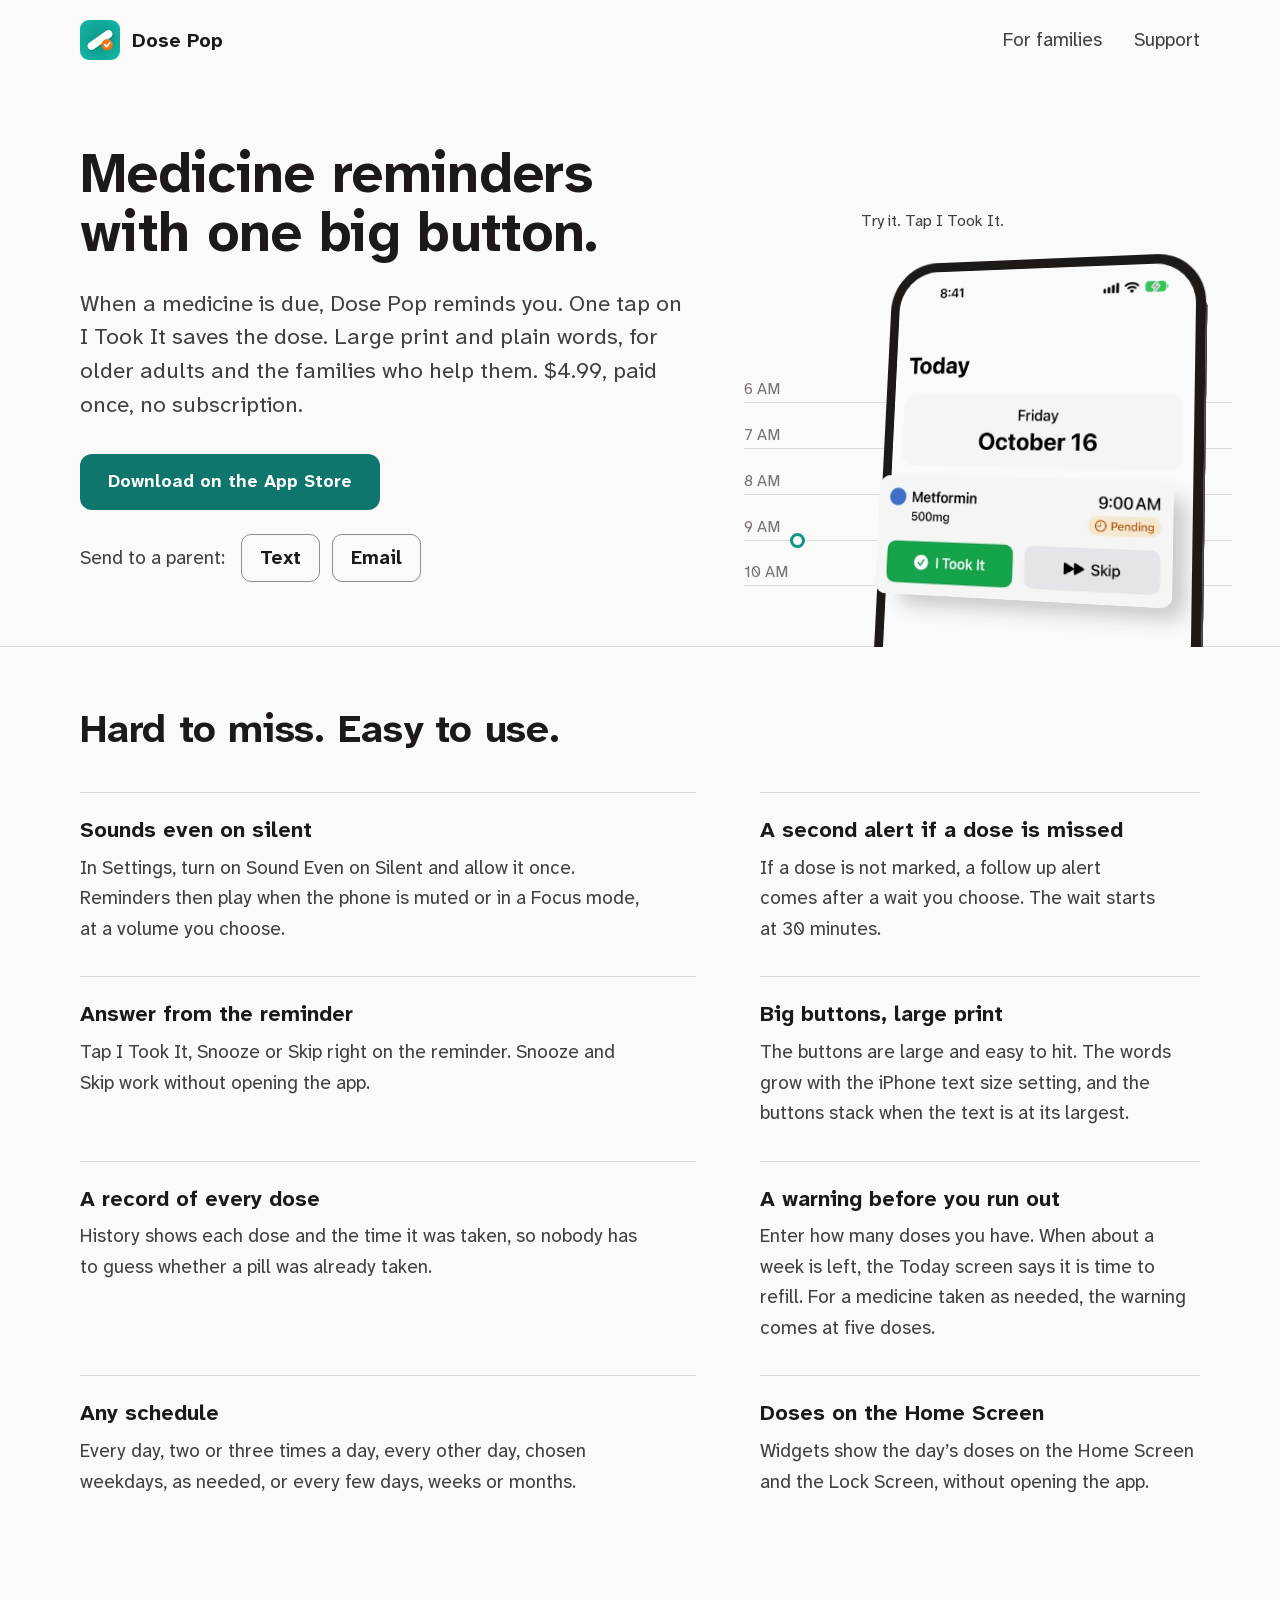
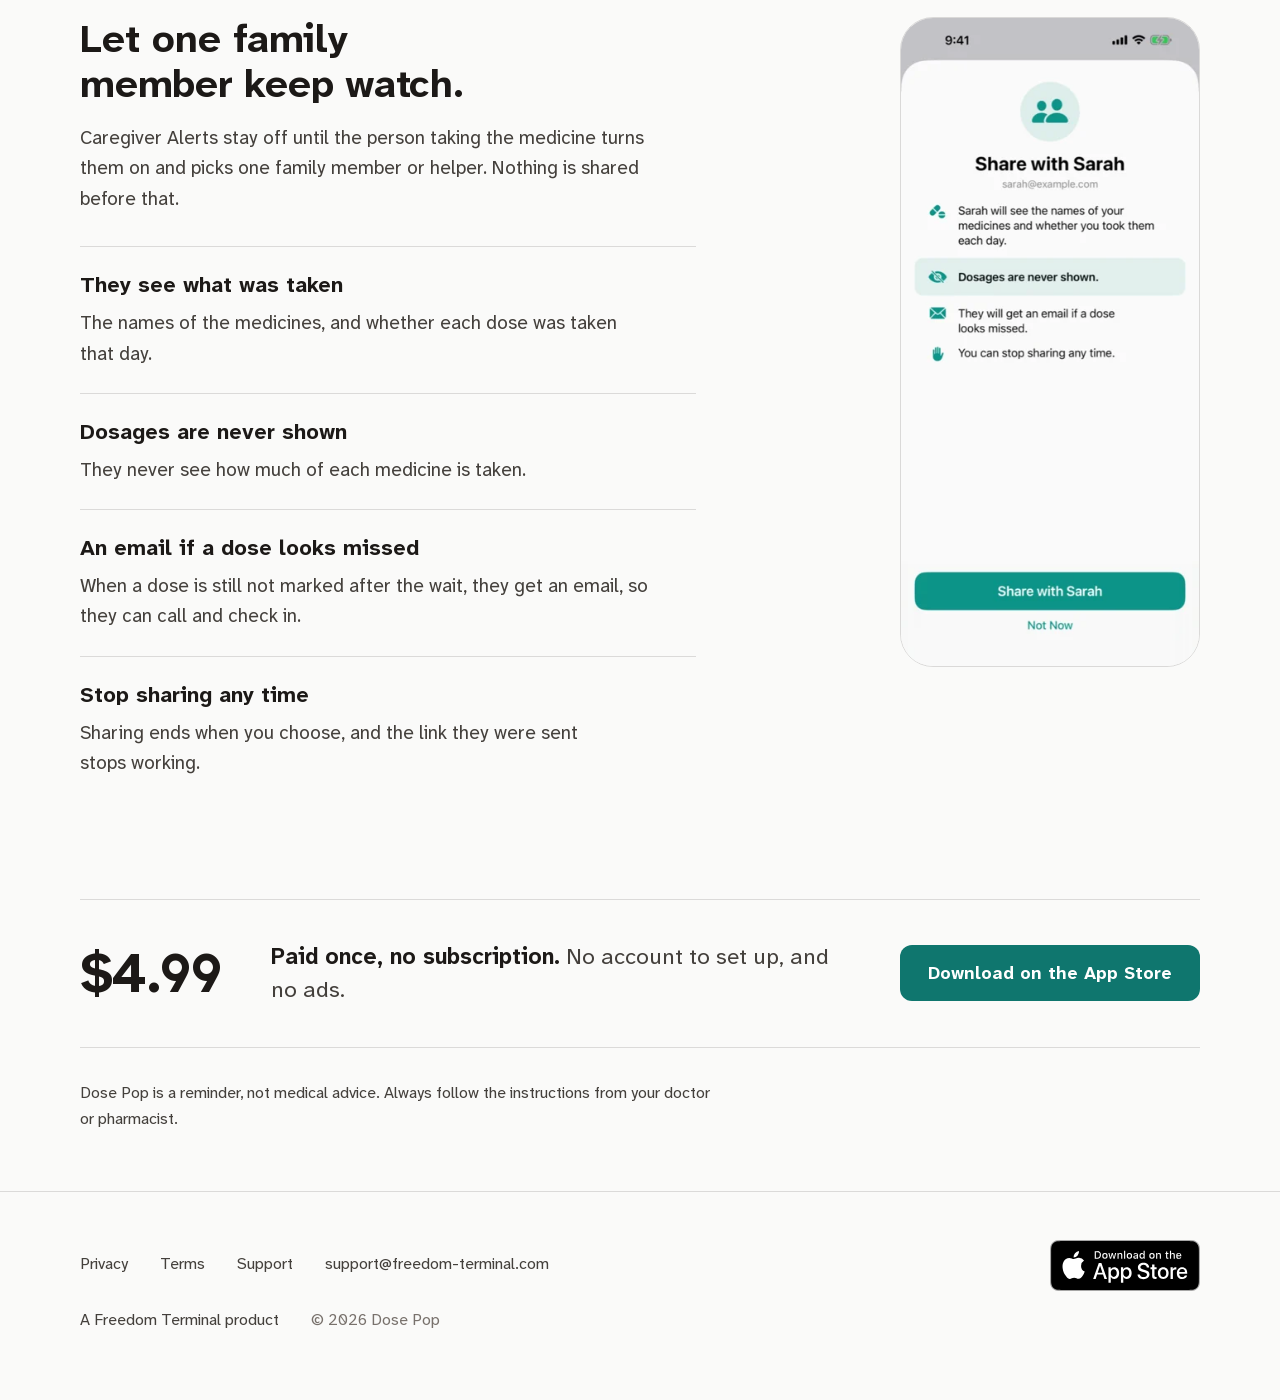
<file: index.html>
<!DOCTYPE html>
<html lang="en">
<head>
    <meta charset="utf-8">
    <meta name="viewport" content="width=device-width, initial-scale=1">
    <title>Dose Pop: a medicine reminder with one big button</title>
    <meta name="description" content="Dose Pop is a medicine reminder for iPhone and iPad with one big I Took It button, large print, reminders that can sound on silent, and opt in alerts for one family member. $4.99, paid once.">
    <link rel="canonical" href="https://dosepop.vishutdhar.com/">
    <meta name="theme-color" content="#FAFAF9" media="(prefers-color-scheme: light)">
    <meta name="theme-color" content="#1C1917" media="(prefers-color-scheme: dark)">
    <meta name="color-scheme" content="light dark">

    <meta property="og:type" content="website">
    <meta property="og:site_name" content="Dose Pop">
    <meta property="og:locale" content="en_US">
    <meta property="og:url" content="https://dosepop.vishutdhar.com/">
    <meta property="og:title" content="Dose Pop: a medicine reminder with one big button">
    <meta property="og:description" content="Large print, plain words, and one big I Took It button. Made for older adults and the families who help them.">
    <meta property="og:image" content="https://dosepop.vishutdhar.com/assets/og-light-20261016.png">
    <meta property="og:image:width" content="1200">
    <meta property="og:image:height" content="630">
    <meta property="og:image:alt" content="Dose Pop. Medicine reminders with one big button. The Today screen with a large green I Took It button.">
    <meta name="twitter:card" content="summary_large_image">
    <meta name="twitter:title" content="Dose Pop: a medicine reminder with one big button">
    <meta name="twitter:description" content="Large print, plain words, and one big I Took It button. Made for older adults and the families who help them.">
    <meta name="twitter:image" content="https://dosepop.vishutdhar.com/assets/og-light-20261016.png">
    <meta name="apple-itunes-app" content="app-id=6774796964">

    <link rel="icon" href="favicon-32.png" sizes="32x32" type="image/png">
    <link rel="apple-touch-icon" href="apple-touch-icon.png">
    <link rel="preload" href="fonts/atkinson-hyperlegible-next-latin.woff2" as="font" type="font/woff2" crossorigin>
    <link rel="stylesheet" href="styles.css">
    <script>if (matchMedia('(prefers-reduced-motion: no-preference)').matches) document.documentElement.classList.add('motion');</script>

    <script type="application/ld+json">
    {
        "@context": "https://schema.org",
        "@type": "SoftwareApplication",
        "name": "Dose Pop",
        "alternateName": "Dose Pop: Pill Reminder",
        "operatingSystem": "iOS 18 or later",
        "applicationCategory": "MedicalApplication",
        "description": "A medicine reminder for iPhone and iPad with one big I Took It button, large print, reminders that can sound on silent, and opt in alerts for one family member.",
        "url": "https://dosepop.vishutdhar.com/",
        "installUrl": "https://apps.apple.com/us/app/dose-pop-pill-reminder/id6774796964",
        "image": "https://dosepop.vishutdhar.com/assets/icon-192.png",
        "offers": {
            "@type": "Offer",
            "price": "4.99",
            "priceCurrency": "USD"
        }
    }
    </script>
</head>
<body>
    <a class="skip-link" href="#main">Skip to main content</a>

    <header class="site-header">
        <div class="wrap">
            <a class="brand" href="./">
                <img src="assets/icon-80.webp" alt="" width="40" height="40">
                <span>Dose Pop</span>
            </a>
            <nav class="site-nav" aria-label="Site">
                <a href="#family">For families</a>
                <a href="support">Support</a>
            </nav>
        </div>
    </header>

    <main id="main">
        <section class="hero" aria-labelledby="hero-title">
            <div class="wrap">
                <div class="hero-copy">
                    <h1 id="hero-title">Medicine reminders with one big button.</h1>
                    <p class="lede">When a medicine is due, Dose Pop reminds you. One tap on I&nbsp;Took&nbsp;It saves the dose. Large print and plain words, for older adults and the families who help them. $4.99, paid once, no subscription.</p>
                    <div class="hero-actions">
                        <a class="button" href="https://apps.apple.com/us/app/dose-pop-pill-reminder/id6774796964">Download on the App Store</a>
                    </div>
                    <div class="send">
                        <p>Send to a parent:</p>
                        <a class="button-quiet" href="sms:?&amp;body=Dose%20Pop%20is%20a%20medicine%20reminder%20with%20one%20big%20button%20and%20large%20print.%20https%3A%2F%2Fdosepop.vishutdhar.com%2F" aria-label="Send this page to a parent by text message">Text</a>
                        <a class="button-quiet" href="mailto:?subject=A%20medicine%20reminder%20with%20one%20big%20button&amp;body=Dose%20Pop%20is%20a%20medicine%20reminder%20for%20iPhone%20and%20iPad%20with%20large%20print%20and%20one%20big%20I%20Took%20It%20button.%20https%3A%2F%2Fdosepop.vishutdhar.com%2F" aria-label="Send this page to a parent by email">Email</a>
                    </div>
                </div>

                <figure class="hero-media" data-state="pending">
                    <figcaption class="shot-caption">The Today screen in Dose Pop.</figcaption>
                    <div class="stage">
                        <div class="rig">
                            <div class="strip-plane" aria-hidden="true">
                                <ol class="strip">
                                    <li style="--i: 0"><span>6 AM</span></li>
                                    <li style="--i: 1"><span>7 AM</span></li>
                                    <li style="--i: 2"><span>8 AM</span></li>
                                    <li style="--i: 3"><span>9 AM</span><i class="dose-mark"></i></li>
                                    <li style="--i: 4"><span>10 AM</span></li>
                                </ol>
                            </div>
                            <div class="phone-rise">
                                <div class="phone">
                                    <div class="bezel">
                                        <div class="screen">
                                            <picture>
                                                <source type="image/webp" srcset="assets/today-plate-20261016-480.webp 480w, assets/today-plate-20261016.webp 760w" sizes="(max-width: 860px) 60vw, 320px">
                                                <img src="assets/today-plate-20261016.png" width="760" height="1123" fetchpriority="high" alt="The Dose Pop Today screen for Friday, October 16.">
                                            </picture>
                                            <span class="lift-shadow"></span>
                                        </div>
                                    </div>
                                    <span class="edge"></span>
                                    <div class="card-plane">
                                        <div class="card">
                                            <picture class="state-pending">
                                                <source type="image/webp" srcset="assets/dose-card-pending-20261016-445.webp 445w, assets/dose-card-pending-20261016.webp 705w" sizes="(max-width: 860px) 56vw, 316px">
                                                <img src="assets/dose-card-pending-20261016.png" width="705" height="279" fetchpriority="high" alt="Metformin, 500mg, is due at 9:00 AM and marked Pending, with a large green I Took It button beside a Skip button.">
                                            </picture>
                                            <picture class="state-taken" aria-hidden="true">
                                                <source type="image/webp" srcset="assets/dose-card-taken-20261016-445.webp 445w, assets/dose-card-taken-20261016.webp 705w" sizes="(max-width: 860px) 56vw, 316px">
                                                <img src="assets/dose-card-taken-20261016.png" width="705" height="279" alt="The same dose after one tap. Metformin is marked Taken, and one Undo button replaces the two buttons.">
                                            </picture>
                                            <button class="tap-target" type="button" hidden aria-label="Try I Took It on the picture"></button>
                                            <span class="ring" aria-hidden="true"></span>
                                        </div>
                                    </div>
                                </div>
                            </div>
                        </div>
                    </div>
                </figure>
            </div>
            <hr class="hero-rule">
        </section>

        <section class="section section-grid" aria-labelledby="features-title">
            <div class="wrap">
                <h2 id="features-title">Hard to miss. Easy to use.</h2>
                <ul class="grid-rows">
                    <li data-reveal>
                        <h3>Sounds even on silent</h3>
                        <p>In Settings, turn on Sound Even on Silent and allow it once. Reminders then play when the phone is muted or in a Focus mode, at a volume you choose.</p>
                    </li>
                    <li data-reveal>
                        <h3>A second alert if a dose is missed</h3>
                        <p>If a dose is not marked, a follow up alert comes after a wait you choose. The wait starts at 30&nbsp;minutes.</p>
                    </li>
                    <li data-reveal>
                        <h3>Answer from the reminder</h3>
                        <p>Tap I&nbsp;Took&nbsp;It, Snooze or Skip right on the reminder. Snooze and Skip work without opening the app.</p>
                    </li>
                    <li data-reveal>
                        <h3>Big buttons, large print</h3>
                        <p>The buttons are large and easy to hit. The words grow with the iPhone text size setting, and the buttons stack when the text is at its largest.</p>
                    </li>
                    <li data-reveal>
                        <h3>A record of every dose</h3>
                        <p>History shows each dose and the time it was taken, so nobody has to guess whether a pill was already taken.</p>
                    </li>
                    <li data-reveal>
                        <h3>A warning before you run out</h3>
                        <p>Enter how many doses you have. When about a week is left, the Today screen says it is time to refill. For a medicine taken as needed, the warning comes at five doses.</p>
                    </li>
                    <li data-reveal>
                        <h3>Any schedule</h3>
                        <p>Every day, two or three times a day, every other day, chosen weekdays, as needed, or every few days, weeks or months.</p>
                    </li>
                    <li data-reveal>
                        <h3>Doses on the Home Screen</h3>
                        <p>Widgets show the day&rsquo;s doses on the Home Screen and the Lock Screen, without opening the app.</p>
                    </li>
                </ul>
            </div>
        </section>

        <section class="section" id="family" aria-labelledby="family-title">
            <div class="wrap">
                <div class="section-copy">
                    <h2 id="family-title">Let one family member keep watch.</h2>
                    <p class="intro">Caregiver Alerts stay off until the person taking the medicine turns them on and picks one family member or helper. Nothing is shared before that.</p>
                    <ul class="rows">
                        <li>
                            <h3>They see what was taken</h3>
                            <p>The names of the medicines, and whether each dose was taken that day.</p>
                        </li>
                        <li>
                            <h3>Dosages are never shown</h3>
                            <p>They never see how much of each medicine is taken.</p>
                        </li>
                        <li>
                            <h3>An email if a dose looks missed</h3>
                            <p>When a dose is still not marked after the wait, they get an email, so they can call and check in.</p>
                        </li>
                        <li>
                            <h3>Stop sharing any time</h3>
                            <p>Sharing ends when you choose, and the link they were sent stops working.</p>
                        </li>
                    </ul>
                </div>
                <figure class="section-media" data-reveal>
                    <picture>
                        <source type="image/webp" srcset="assets/consent-20260711-360.webp 360w, assets/consent-20260711.webp 552w" sizes="(max-width: 860px) 60vw, 300px">
                        <img src="assets/consent.png" width="552" height="1200" loading="lazy" decoding="async" alt="The sharing screen Dose Pop shows before anything is shared. Sarah will see the names of your medicines and whether you took them each day. Dosages are never shown. They will get an email if a dose looks missed. You can stop sharing any time. Buttons: Share with Sarah, and Not Now.">
                    </picture>
                </figure>
            </div>
        </section>

        <section class="price" aria-labelledby="price-title">
            <div class="wrap">
                <h2 id="price-title" class="visually-hidden">Price</h2>
                <div class="price-row" data-reveal>
                    <p class="price-figure"><span>$4.99</span></p>
                    <p class="price-terms"><strong>Paid once, no subscription.</strong> No account to set up, and no ads.</p>
                    <a class="button" href="https://apps.apple.com/us/app/dose-pop-pill-reminder/id6774796964">Download on the App Store</a>
                </div>
                <p class="medical-note">Dose Pop is a reminder, not medical advice. Always follow the instructions from your doctor or pharmacist.</p>
            </div>
        </section>
    </main>

    <footer class="site-footer">
        <div class="wrap">
            <div>
                <ul class="footer-links">
                    <li><a href="privacy">Privacy</a></li>
                    <li><a href="terms">Terms</a></li>
                    <li><a href="support">Support</a></li>
                    <li><a href="mailto:support@freedom-terminal.com">support@freedom-terminal.com</a></li>
                </ul>
                <div class="footer-meta">
                    <a href="https://freedom-terminal.com/">A Freedom Terminal product</a>
                    <p>&copy; 2026 Dose Pop</p>
                </div>
            </div>
            <a class="footer-store" href="https://apps.apple.com/us/app/dose-pop-pill-reminder/id6774796964">
                <img src="assets/app-store-badge.svg" width="150" height="50" alt="Download on the App Store">
            </a>
        </div>
    </footer>

    <script>
    (function () {
        var root = document.documentElement;
        var motion = root.classList.contains('motion');

        /* The hero: press I Took It on the lifted card. */
        var media = document.querySelector('.hero-media');
        if (media) {
            var button = media.querySelector('.tap-target');
            var caption = media.querySelector('.shot-caption');
            var card = media.querySelector('.card');
            var ring = media.querySelector('.ring');
            var pending = media.querySelector('.state-pending');
            var taken = media.querySelector('.state-taken');
            var TRY = 'Try it. Tap I\u00a0Took\u00a0It.';

            caption.textContent = TRY;
            caption.setAttribute('aria-live', 'polite');
            button.hidden = false;

            button.addEventListener('click', function () {
                var isTaken = media.getAttribute('data-state') !== 'taken';
                /* The touch mark lands on the button that was pressed: the middle
                   of I Took It, or the middle of Undo (see .ring in styles.css). */
                ring.style.left = isTaken ? '' : '50%';
                media.setAttribute('data-state', isTaken ? 'taken' : 'pending');
                pending.setAttribute('aria-hidden', isTaken ? 'true' : 'false');
                taken.setAttribute('aria-hidden', isTaken ? 'false' : 'true');
                button.setAttribute('aria-label', isTaken ? 'Try Undo on the picture' : 'Try I Took It on the picture');
                caption.textContent = isTaken ? 'Taken. Tap Undo to try it again.' : TRY;
                if (motion) {
                    ring.classList.remove('is-on');
                    void ring.offsetWidth;
                    ring.classList.add('is-on');
                    /* The push runs as a script animation, so it layers over the
                       card's finished load animation and leaves nothing behind:
                       a CSS press class left on the card stopped the 48px hit area
                       reaching past the button, and taking it off replayed the
                       load animation. */
                    if (card.animate) {
                        card.animate([
                            { transform: 'none' },
                            { transform: 'translateZ(' + (-0.2 * card.offsetHeight).toFixed(1) + 'px)', offset: 0.4 },
                            { transform: 'none' }
                        ], { duration: 380, easing: 'cubic-bezier(0.3, 0.7, 0.3, 1)' });
                    }
                }
            });
            ring.addEventListener('animationend', function () { ring.classList.remove('is-on'); });
        }

        if (!motion) return;

        /* The pose. Scroll straightens the phone over a range measured once per
           resize; a fine pointer tilts the scene up to 6 degrees. One frame at a
           time, only while something is still moving. */
        if (media) {
            var range = 1, frame = 0, tx = 0, ty = 0, rx = 0, ry = 0, lastP = -1;
            var fine = matchMedia('(hover: hover) and (pointer: fine)');

            var measure = function () {
                var r = media.getBoundingClientRect();
                range = Math.max(160, r.bottom + window.scrollY - window.innerHeight * 0.35);
            };
            var tick = function () {
                frame = 0;
                var p = Math.min(1, Math.max(0, window.scrollY / range));
                rx += (tx - rx) * 0.14;
                ry += (ty - ry) * 0.14;
                if (Math.abs(tx - rx) < 0.02) rx = tx;
                if (Math.abs(ty - ry) < 0.02) ry = ty;
                if (p !== lastP) { media.style.setProperty('--p', p.toFixed(4)); lastP = p; }
                media.style.setProperty('--rx', rx.toFixed(2) + 'deg');
                media.style.setProperty('--ry', ry.toFixed(2) + 'deg');
                if (rx !== tx || ry !== ty) frame = requestAnimationFrame(tick);
            };
            var schedule = function () { if (!frame) frame = requestAnimationFrame(tick); };

            measure();
            schedule();
            window.addEventListener('scroll', schedule, { passive: true });
            window.addEventListener('resize', function () { measure(); schedule(); }, { passive: true });
            window.addEventListener('pointermove', function (e) {
                if (!fine.matches || e.pointerType !== 'mouse') return;
                ty = (e.clientX / window.innerWidth - 0.5) * 12;
                tx = (0.5 - e.clientY / window.innerHeight) * 8;
                schedule();
            }, { passive: true });
            document.addEventListener('pointerout', function (e) { if (!e.relatedTarget) { tx = 0; ty = 0; schedule(); } });
        }

        /* Section moments, each once, when the section reaches the reader.
           Anything already in view waits for the hero to settle first. */
        var items = document.querySelectorAll('[data-reveal]');
        if (!('IntersectionObserver' in window) || !items.length) return;
        root.classList.add('reveal');
        var io = new IntersectionObserver(function (entries) {
            entries.forEach(function (entry) {
                if (!entry.isIntersecting) return;
                io.unobserve(entry.target);
                setTimeout(function () { entry.target.classList.add('is-in'); }, Math.max(0, 1000 - performance.now()));
            });
        }, { rootMargin: '0px 0px -10% 0px' });
        items.forEach(function (el) { io.observe(el); });
    })();
    </script>
</body>
</html>
</file>
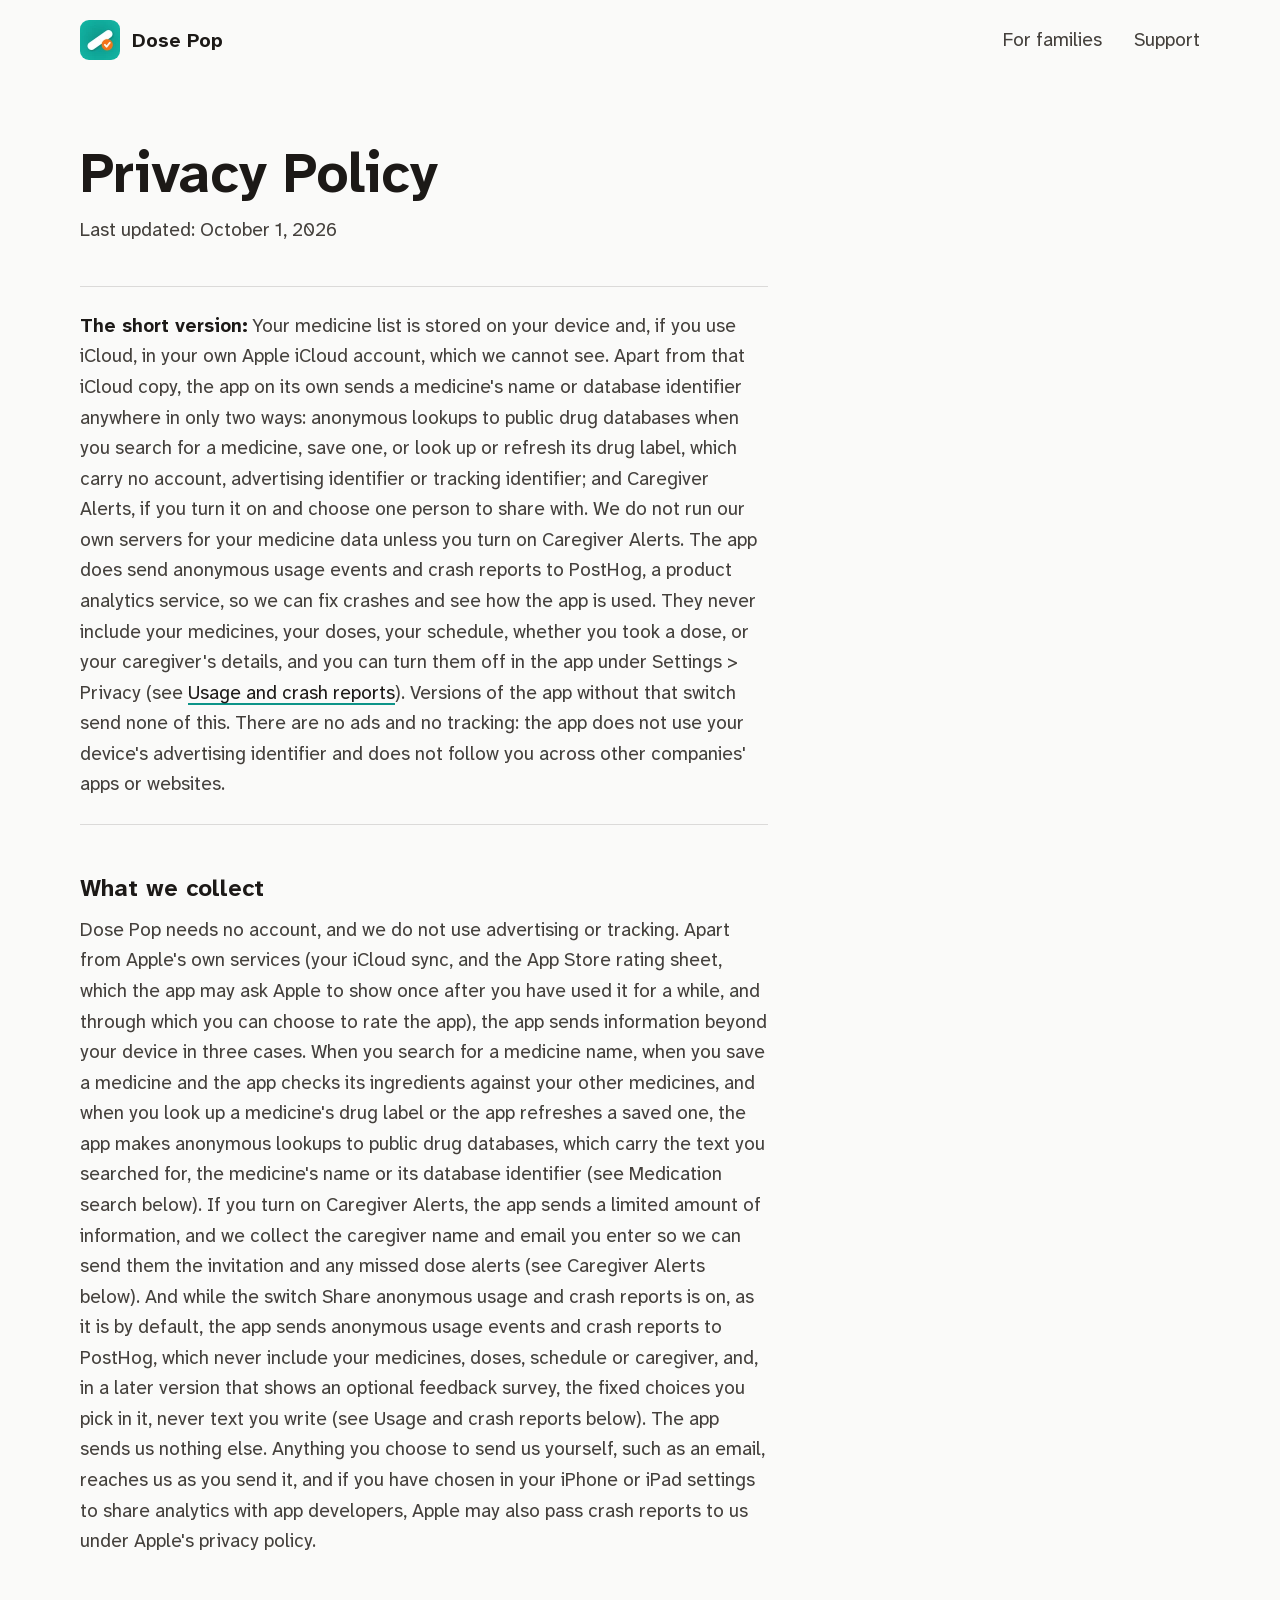
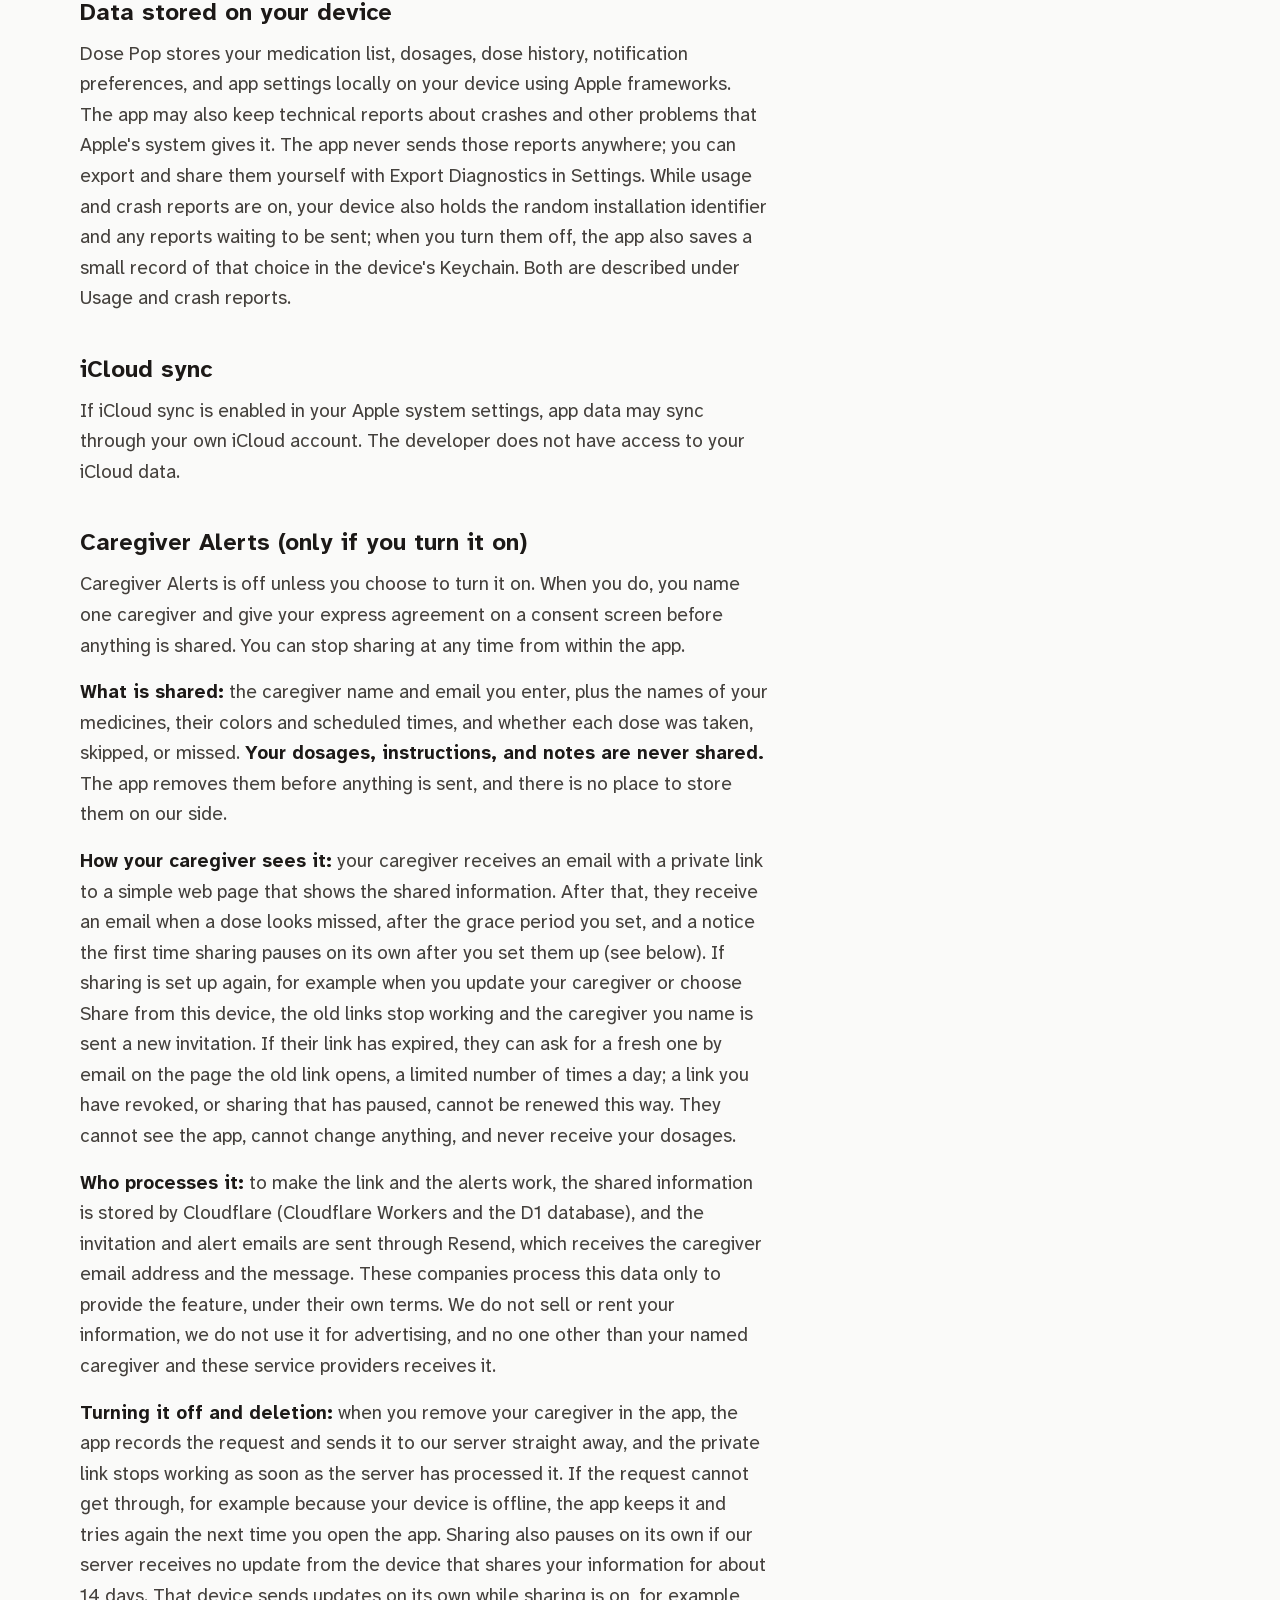
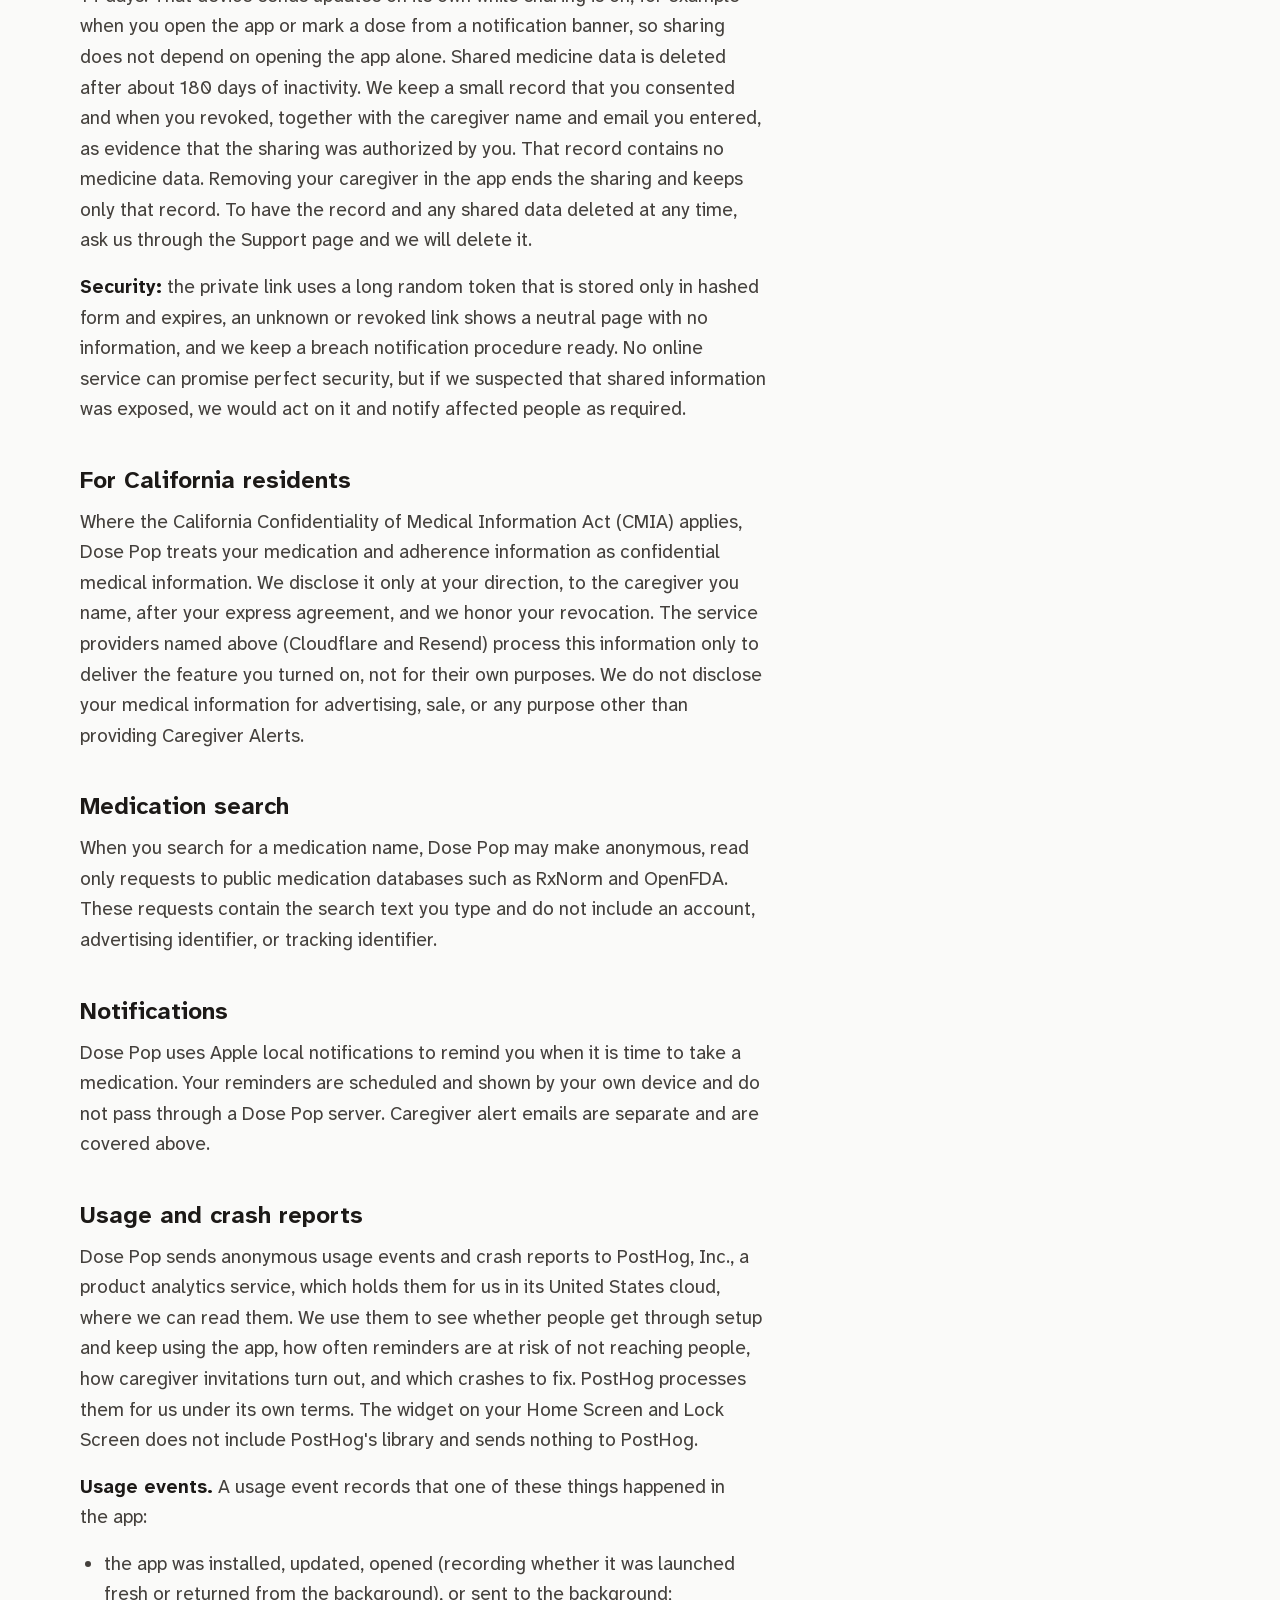
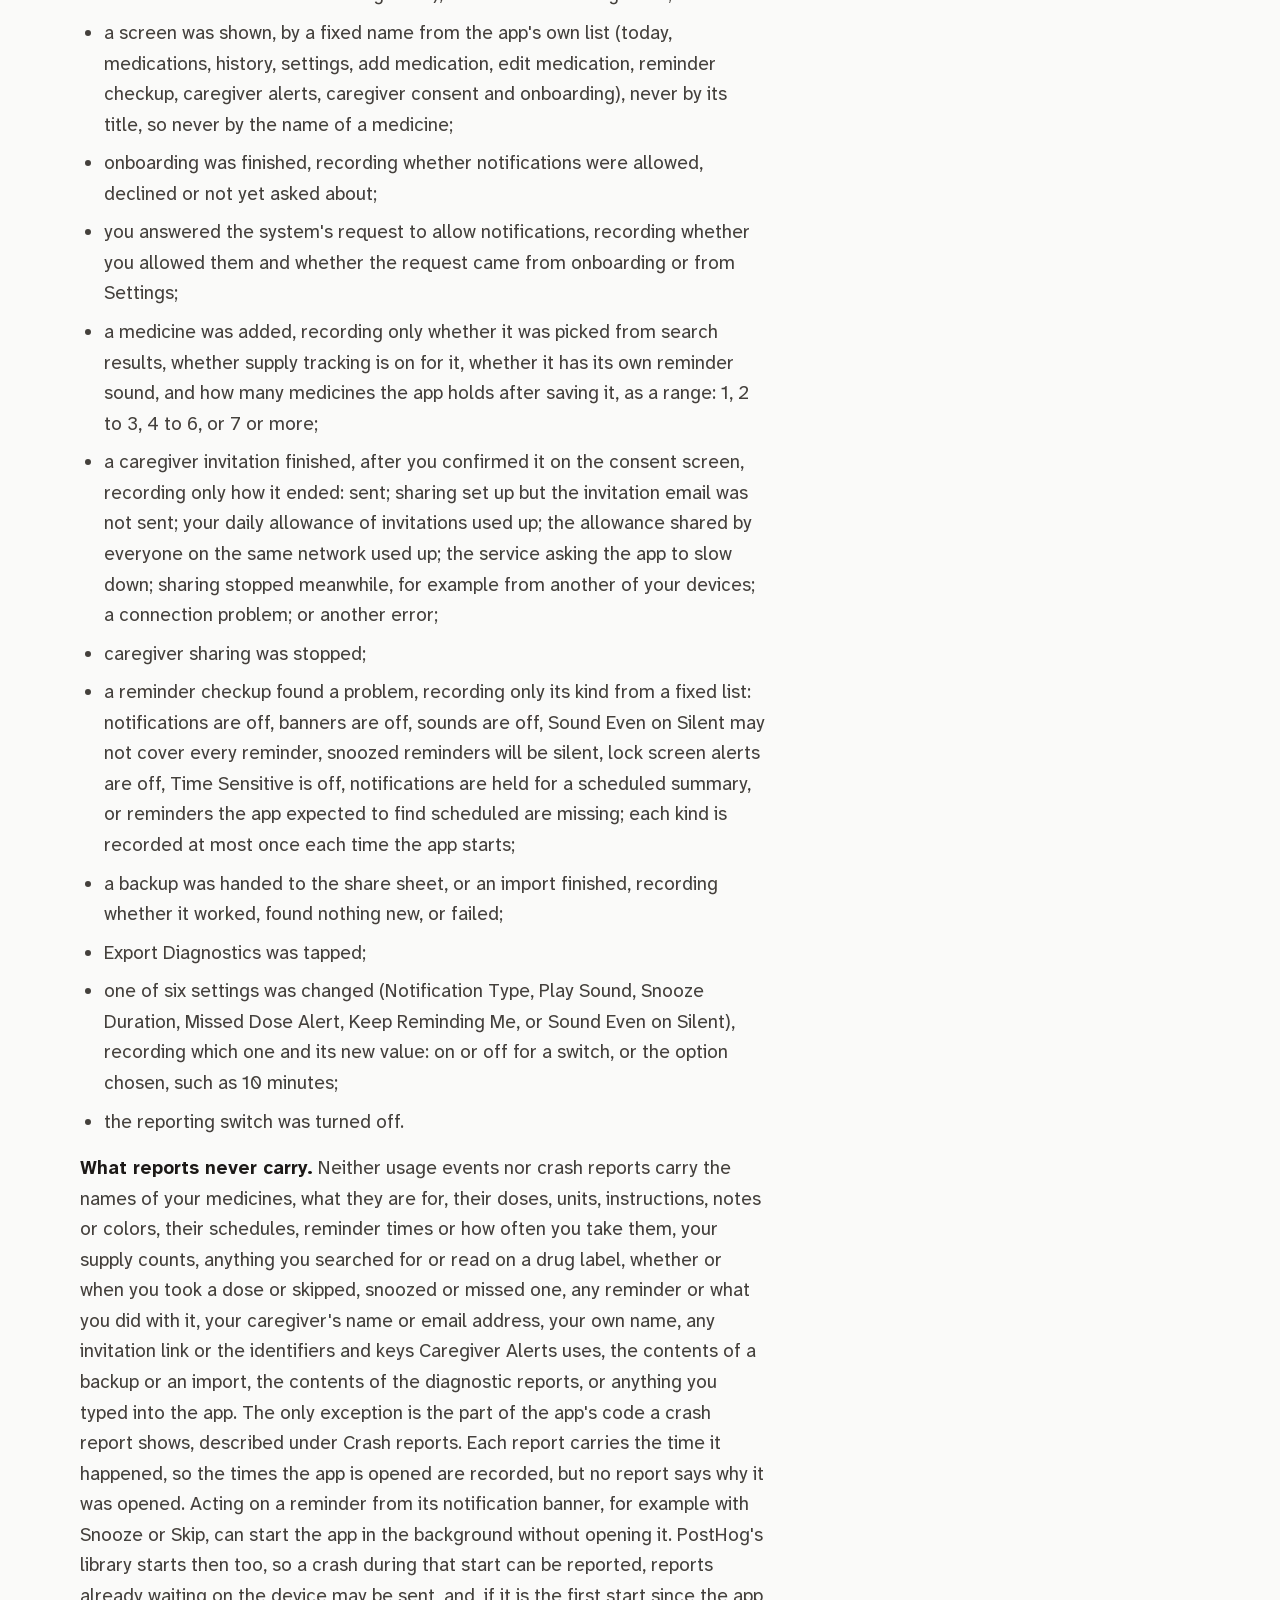
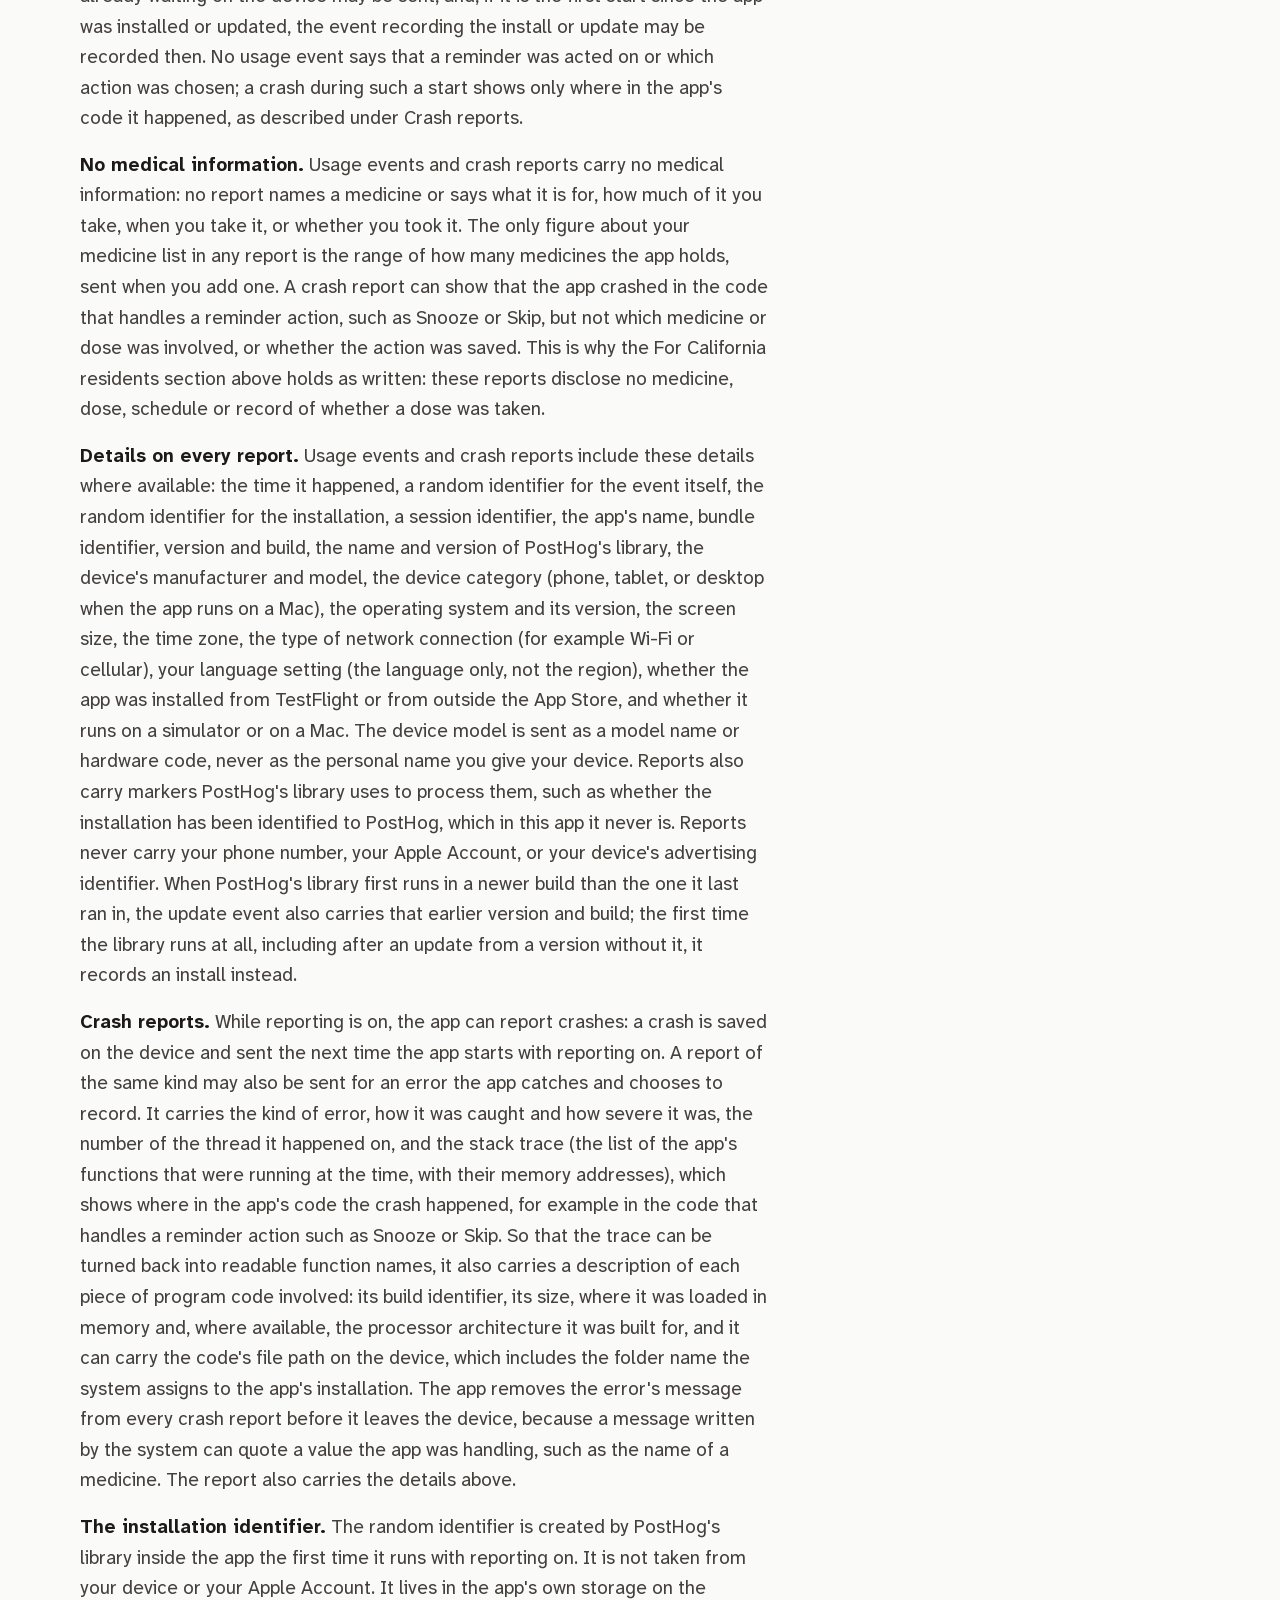
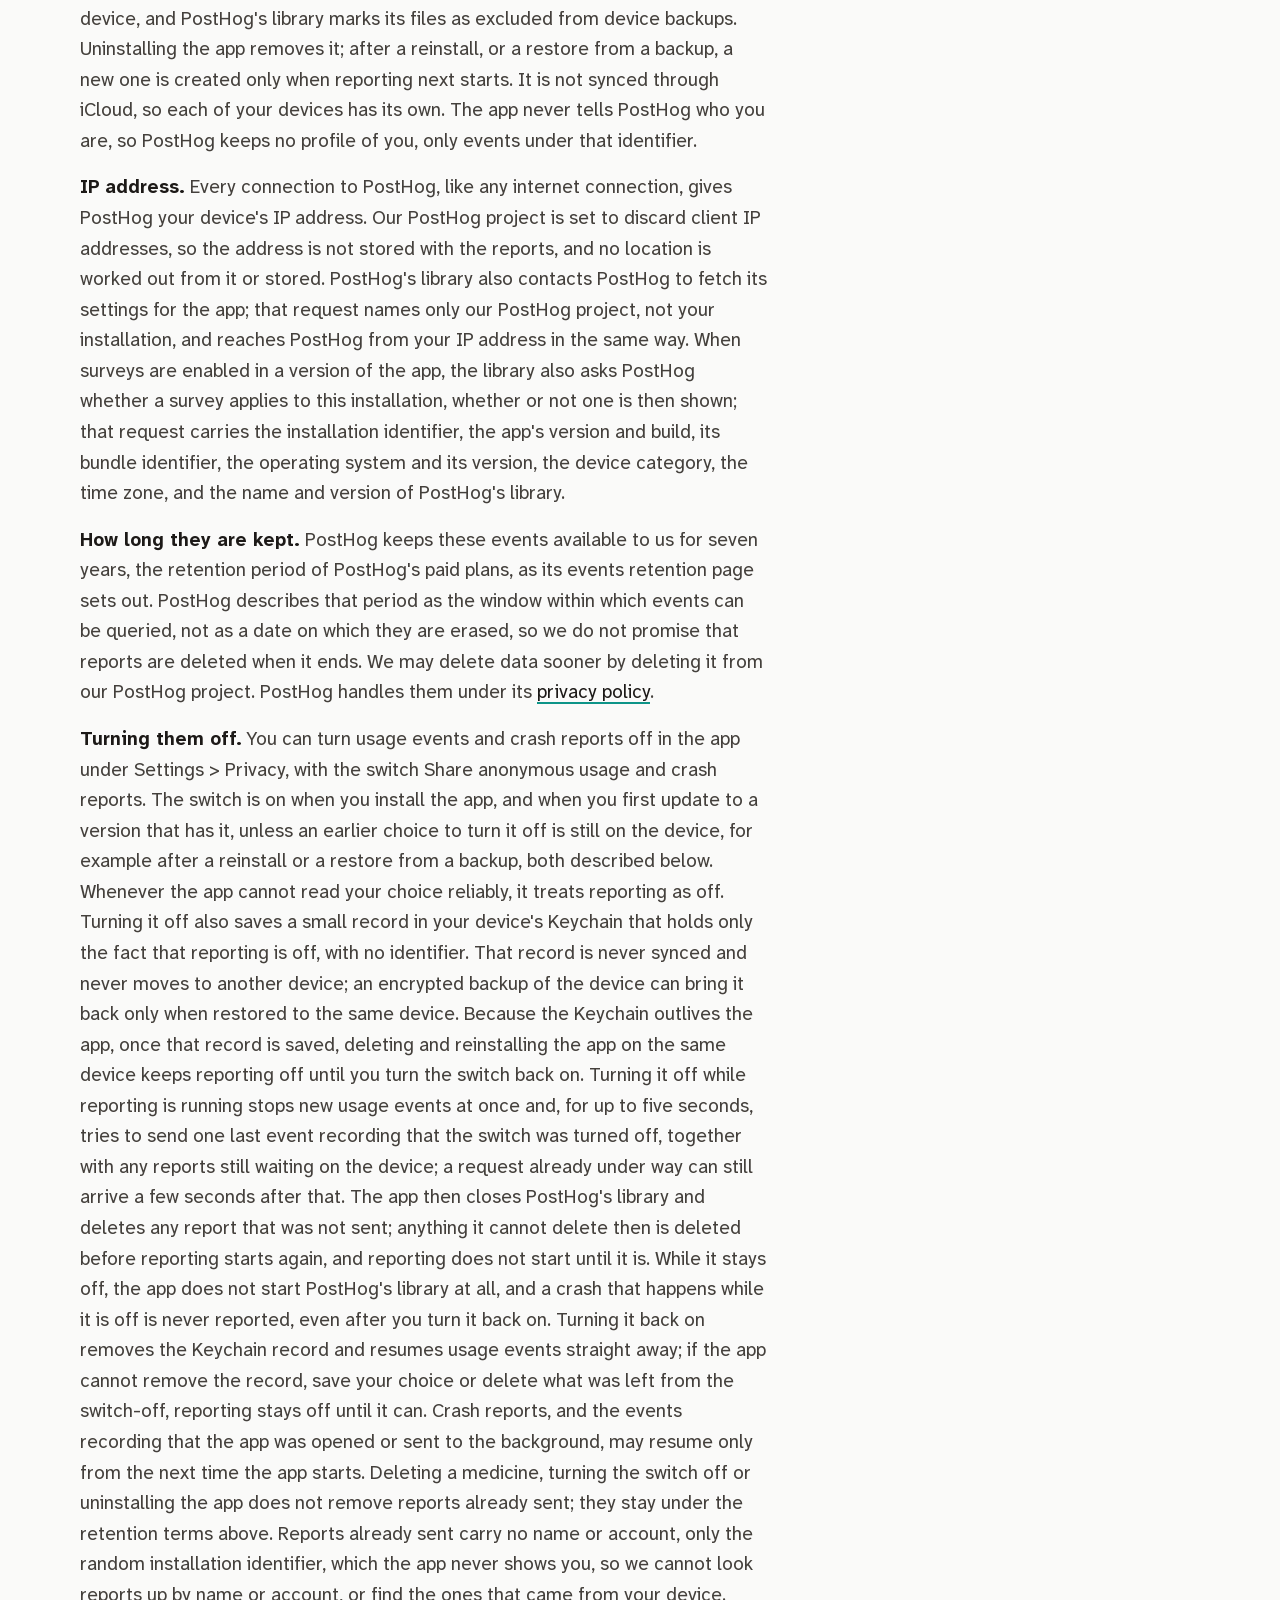
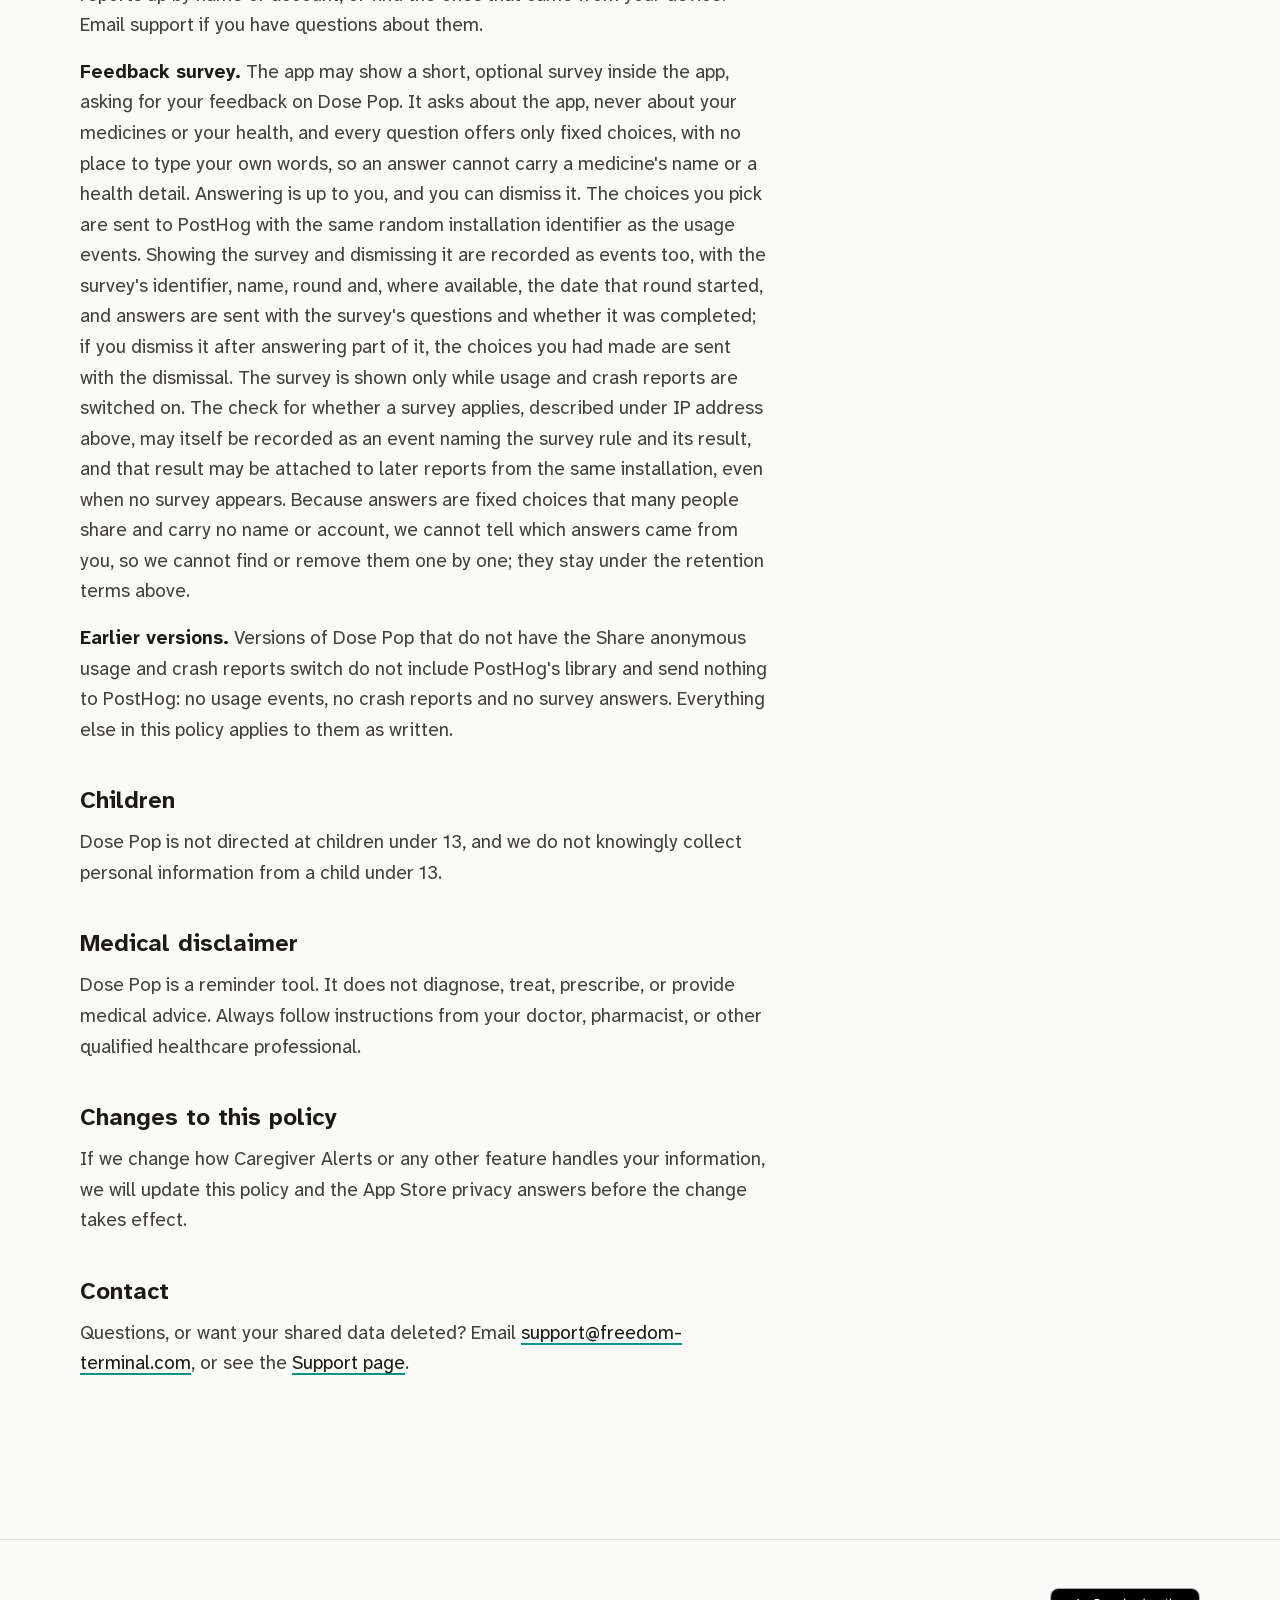
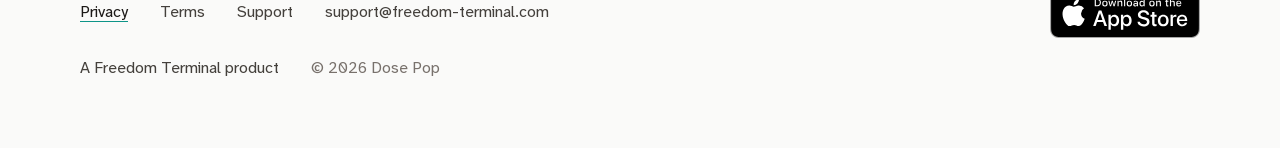
<file: privacy.html>
<!DOCTYPE html>
<html lang="en">
<head>
    <meta charset="utf-8">
    <meta name="viewport" content="width=device-width, initial-scale=1.0">
    <meta name="description" content="Dose Pop Privacy Policy. Your medicine list stays on your device. Learn what is shared only if you turn on Caregiver Alerts, and what the anonymous usage and crash reports you can turn off contain.">
    <title>Privacy Policy - Dose Pop</title>
    <link rel="canonical" href="https://dosepop.vishutdhar.com/privacy">
    <meta name="theme-color" content="#FAFAF9" media="(prefers-color-scheme: light)">
    <meta name="theme-color" content="#1C1917" media="(prefers-color-scheme: dark)">
    <meta name="color-scheme" content="light dark">
    <link rel="icon" href="favicon-32.png" sizes="32x32" type="image/png">
    <link rel="apple-touch-icon" href="apple-touch-icon.png">
    <link rel="preload" href="fonts/atkinson-hyperlegible-next-latin.woff2" as="font" type="font/woff2" crossorigin>
    <link rel="stylesheet" href="styles.css">
    <link rel="stylesheet" href="legal.css">
    <meta property="og:url" content="https://dosepop.vishutdhar.com/privacy">
    <meta property="og:title" content="Privacy Policy - Dose Pop">
    <meta property="og:description" content="Dose Pop Privacy Policy. Your medicine list stays on your device. Learn what is shared only if you turn on Caregiver Alerts, and what the anonymous usage and crash reports you can turn off contain.">
    <meta property="og:type" content="website">
    <meta property="og:locale" content="en_US">
    <meta name="twitter:card" content="summary">
    <meta property="og:site_name" content="Dose Pop">
    <meta property="og:image" content="https://dosepop.vishutdhar.com/assets/og-light-20261016.png">
    <meta property="og:image:width" content="1200">
    <meta property="og:image:height" content="630">
    <meta property="og:image:alt" content="Dose Pop. Medicine reminders with one big button. The Today screen with a large green I Took It button.">
    <meta name="twitter:image" content="https://dosepop.vishutdhar.com/assets/og-light-20261016.png">
</head>
<body>
    <a class="skip-link" href="#main">Skip to main content</a>

    <header class="site-header">
        <div class="wrap">
            <a class="brand" href="./">
                <img src="assets/icon-80.webp" alt="" width="40" height="40">
                <span>Dose Pop</span>
            </a>
            <nav class="site-nav" aria-label="Site">
                <a href="./#family">For families</a>
                <a href="support">Support</a>
            </nav>
        </div>
    </header>

    <main id="main" class="content legal">
        <h1 class="page-title">Privacy Policy</h1>
        <p class="page-updated">Last updated: October 1, 2026</p>
        <div class="highlight-box"><p><strong>The short version:</strong> Your medicine list is stored on your device and, if you use iCloud, in your own Apple iCloud account, which we cannot see. Apart from that iCloud copy, the app on its own sends a medicine's name or database identifier anywhere in only two ways: anonymous lookups to public drug databases when you search for a medicine, save one, or look up or refresh its drug label, which carry no account, advertising identifier or tracking identifier; and Caregiver Alerts, if you turn it on and choose one person to share with. We do not run our own servers for your medicine data unless you turn on Caregiver Alerts. The app does send anonymous usage events and crash reports to PostHog, a product analytics service, so we can fix crashes and see how the app is used. They never include your medicines, your doses, your schedule, whether you took a dose, or your caregiver's details, and you can turn them off in the app under Settings &gt; Privacy (see <a href="#usage-and-crash-reports">Usage and crash reports</a>). Versions of the app without that switch send none of this. There are no ads and no tracking: the app does not use your device's advertising identifier and does not follow you across other companies' apps or websites.</p></div>
        <section class="section"><h2>What we collect</h2><p>Dose Pop needs no account, and we do not use advertising or tracking. Apart from Apple's own services (your iCloud sync, and the App Store rating sheet, which the app may ask Apple to show once after you have used it for a while, and through which you can choose to rate the app), the app sends information beyond your device in three cases. When you search for a medicine name, when you save a medicine and the app checks its ingredients against your other medicines, and when you look up a medicine's drug label or the app refreshes a saved one, the app makes anonymous lookups to public drug databases, which carry the text you searched for, the medicine's name or its database identifier (see Medication search below). If you turn on Caregiver Alerts, the app sends a limited amount of information, and we collect the caregiver name and email you enter so we can send them the invitation and any missed dose alerts (see Caregiver Alerts below). And while the switch Share anonymous usage and crash reports is on, as it is by default, the app sends anonymous usage events and crash reports to PostHog, which never include your medicines, doses, schedule or caregiver, and, in a later version that shows an optional feedback survey, the fixed choices you pick in it, never text you write (see Usage and crash reports below). The app sends us nothing else. Anything you choose to send us yourself, such as an email, reaches us as you send it, and if you have chosen in your iPhone or iPad settings to share analytics with app developers, Apple may also pass crash reports to us under Apple's privacy policy.</p></section>
        <section class="section"><h2>Data stored on your device</h2><p>Dose Pop stores your medication list, dosages, dose history, notification preferences, and app settings locally on your device using Apple frameworks. The app may also keep technical reports about crashes and other problems that Apple's system gives it. The app never sends those reports anywhere; you can export and share them yourself with Export Diagnostics in Settings. While usage and crash reports are on, your device also holds the random installation identifier and any reports waiting to be sent; when you turn them off, the app also saves a small record of that choice in the device's Keychain. Both are described under Usage and crash reports.</p></section>
        <section class="section"><h2>iCloud sync</h2><p>If iCloud sync is enabled in your Apple system settings, app data may sync through your own iCloud account. The developer does not have access to your iCloud data.</p></section>
        <section class="section"><h2>Caregiver Alerts (only if you turn it on)</h2>
            <p>Caregiver Alerts is off unless you choose to turn it on. When you do, you name one caregiver and give your express agreement on a consent screen before anything is shared. You can stop sharing at any time from within the app.</p>
            <p><strong>What is shared:</strong> the caregiver name and email you enter, plus the names of your medicines, their colors and scheduled times, and whether each dose was taken, skipped, or missed. <strong>Your dosages, instructions, and notes are never shared.</strong> The app removes them before anything is sent, and there is no place to store them on our side.</p>
            <p><strong>How your caregiver sees it:</strong> your caregiver receives an email with a private link to a simple web page that shows the shared information. After that, they receive an email when a dose looks missed, after the grace period you set, and a notice the first time sharing pauses on its own after you set them up (see below). If sharing is set up again, for example when you update your caregiver or choose Share from this device, the old links stop working and the caregiver you name is sent a new invitation. If their link has expired, they can ask for a fresh one by email on the page the old link opens, a limited number of times a day; a link you have revoked, or sharing that has paused, cannot be renewed this way. They cannot see the app, cannot change anything, and never receive your dosages.</p>
            <p><strong>Who processes it:</strong> to make the link and the alerts work, the shared information is stored by Cloudflare (Cloudflare Workers and the D1 database), and the invitation and alert emails are sent through Resend, which receives the caregiver email address and the message. These companies process this data only to provide the feature, under their own terms. We do not sell or rent your information, we do not use it for advertising, and no one other than your named caregiver and these service providers receives it.</p>
            <p><strong>Turning it off and deletion:</strong> when you remove your caregiver in the app, the app records the request and sends it to our server straight away, and the private link stops working as soon as the server has processed it. If the request cannot get through, for example because your device is offline, the app keeps it and tries again the next time you open the app. Sharing also pauses on its own if our server receives no update from the device that shares your information for about 14 days. That device sends updates on its own while sharing is on, for example when you open the app or mark a dose from a notification banner, so sharing does not depend on opening the app alone. Shared medicine data is deleted after about 180 days of inactivity. We keep a small record that you consented and when you revoked, together with the caregiver name and email you entered, as evidence that the sharing was authorized by you. That record contains no medicine data. Removing your caregiver in the app ends the sharing and keeps only that record. To have the record and any shared data deleted at any time, ask us through the Support page and we will delete it.</p>
            <p><strong>Security:</strong> the private link uses a long random token that is stored only in hashed form and expires, an unknown or revoked link shows a neutral page with no information, and we keep a breach notification procedure ready. No online service can promise perfect security, but if we suspected that shared information was exposed, we would act on it and notify affected people as required.</p>
        </section>
        <section class="section"><h2>For California residents</h2><p>Where the California Confidentiality of Medical Information Act (CMIA) applies, Dose Pop treats your medication and adherence information as confidential medical information. We disclose it only at your direction, to the caregiver you name, after your express agreement, and we honor your revocation. The service providers named above (Cloudflare and Resend) process this information only to deliver the feature you turned on, not for their own purposes. We do not disclose your medical information for advertising, sale, or any purpose other than providing Caregiver Alerts.</p></section>
        <section class="section"><h2>Medication search</h2><p>When you search for a medication name, Dose Pop may make anonymous, read only requests to public medication databases such as RxNorm and OpenFDA. These requests contain the search text you type and do not include an account, advertising identifier, or tracking identifier.</p></section>
        <section class="section"><h2>Notifications</h2><p>Dose Pop uses Apple local notifications to remind you when it is time to take a medication. Your reminders are scheduled and shown by your own device and do not pass through a Dose Pop server. Caregiver alert emails are separate and are covered above.</p></section>
        <section class="section" id="usage-and-crash-reports"><h2>Usage and crash reports</h2>
            <p>Dose Pop sends anonymous usage events and crash reports to PostHog, Inc., a product analytics service, which holds them for us in its United States cloud, where we can read them. We use them to see whether people get through setup and keep using the app, how often reminders are at risk of not reaching people, how caregiver invitations turn out, and which crashes to fix. PostHog processes them for us under its own terms. The widget on your Home Screen and Lock Screen does not include PostHog's library and sends nothing to PostHog.</p>
            <p><strong>Usage events.</strong> A usage event records that one of these things happened in the app:</p>
            <ul>
                <li>the app was installed, updated, opened (recording whether it was launched fresh or returned from the background), or sent to the background;</li>
                <li>a screen was shown, by a fixed name from the app's own list (today, medications, history, settings, add medication, edit medication, reminder checkup, caregiver alerts, caregiver consent and onboarding), never by its title, so never by the name of a medicine;</li>
                <li>onboarding was finished, recording whether notifications were allowed, declined or not yet asked about;</li>
                <li>you answered the system's request to allow notifications, recording whether you allowed them and whether the request came from onboarding or from Settings;</li>
                <li>a medicine was added, recording only whether it was picked from search results, whether supply tracking is on for it, whether it has its own reminder sound, and how many medicines the app holds after saving it, as a range: 1, 2 to 3, 4 to 6, or 7 or more;</li>
                <li>a caregiver invitation finished, after you confirmed it on the consent screen, recording only how it ended: sent; sharing set up but the invitation email was not sent; your daily allowance of invitations used up; the allowance shared by everyone on the same network used up; the service asking the app to slow down; sharing stopped meanwhile, for example from another of your devices; a connection problem; or another error;</li>
                <li>caregiver sharing was stopped;</li>
                <li>a reminder checkup found a problem, recording only its kind from a fixed list: notifications are off, banners are off, sounds are off, Sound Even on Silent may not cover every reminder, snoozed reminders will be silent, lock screen alerts are off, Time Sensitive is off, notifications are held for a scheduled summary, or reminders the app expected to find scheduled are missing; each kind is recorded at most once each time the app starts;</li>
                <li>a backup was handed to the share sheet, or an import finished, recording whether it worked, found nothing new, or failed;</li>
                <li>Export Diagnostics was tapped;</li>
                <li>one of six settings was changed (Notification Type, Play Sound, Snooze Duration, Missed Dose Alert, Keep Reminding Me, or Sound Even on Silent), recording which one and its new value: on or off for a switch, or the option chosen, such as 10 minutes;</li>
                <li>the reporting switch was turned off.</li>
            </ul>
            <p><strong>What reports never carry.</strong> Neither usage events nor crash reports carry the names of your medicines, what they are for, their doses, units, instructions, notes or colors, their schedules, reminder times or how often you take them, your supply counts, anything you searched for or read on a drug label, whether or when you took a dose or skipped, snoozed or missed one, any reminder or what you did with it, your caregiver's name or email address, your own name, any invitation link or the identifiers and keys Caregiver Alerts uses, the contents of a backup or an import, the contents of the diagnostic reports, or anything you typed into the app. The only exception is the part of the app's code a crash report shows, described under Crash reports. Each report carries the time it happened, so the times the app is opened are recorded, but no report says why it was opened. Acting on a reminder from its notification banner, for example with Snooze or Skip, can start the app in the background without opening it. PostHog's library starts then too, so a crash during that start can be reported, reports already waiting on the device may be sent, and, if it is the first start since the app was installed or updated, the event recording the install or update may be recorded then. No usage event says that a reminder was acted on or which action was chosen; a crash during such a start shows only where in the app's code it happened, as described under Crash reports.</p>
            <p><strong>No medical information.</strong> Usage events and crash reports carry no medical information: no report names a medicine or says what it is for, how much of it you take, when you take it, or whether you took it. The only figure about your medicine list in any report is the range of how many medicines the app holds, sent when you add one. A crash report can show that the app crashed in the code that handles a reminder action, such as Snooze or Skip, but not which medicine or dose was involved, or whether the action was saved. This is why the For California residents section above holds as written: these reports disclose no medicine, dose, schedule or record of whether a dose was taken.</p>
            <p><strong>Details on every report.</strong> Usage events and crash reports include these details where available: the time it happened, a random identifier for the event itself, the random identifier for the installation, a session identifier, the app's name, bundle identifier, version and build, the name and version of PostHog's library, the device's manufacturer and model, the device category (phone, tablet, or desktop when the app runs on a Mac), the operating system and its version, the screen size, the time zone, the type of network connection (for example Wi-Fi or cellular), your language setting (the language only, not the region), whether the app was installed from TestFlight or from outside the App Store, and whether it runs on a simulator or on a Mac. The device model is sent as a model name or hardware code, never as the personal name you give your device. Reports also carry markers PostHog's library uses to process them, such as whether the installation has been identified to PostHog, which in this app it never is. Reports never carry your phone number, your Apple Account, or your device's advertising identifier. When PostHog's library first runs in a newer build than the one it last ran in, the update event also carries that earlier version and build; the first time the library runs at all, including after an update from a version without it, it records an install instead.</p>
            <p><strong>Crash reports.</strong> While reporting is on, the app can report crashes: a crash is saved on the device and sent the next time the app starts with reporting on. A report of the same kind may also be sent for an error the app catches and chooses to record. It carries the kind of error, how it was caught and how severe it was, the number of the thread it happened on, and the stack trace (the list of the app's functions that were running at the time, with their memory addresses), which shows where in the app's code the crash happened, for example in the code that handles a reminder action such as Snooze or Skip. So that the trace can be turned back into readable function names, it also carries a description of each piece of program code involved: its build identifier, its size, where it was loaded in memory and, where available, the processor architecture it was built for, and it can carry the code's file path on the device, which includes the folder name the system assigns to the app's installation. The app removes the error's message from every crash report before it leaves the device, because a message written by the system can quote a value the app was handling, such as the name of a medicine. The report also carries the details above.</p>
            <p><strong>The installation identifier.</strong> The random identifier is created by PostHog's library inside the app the first time it runs with reporting on. It is not taken from your device or your Apple Account. It lives in the app's own storage on the device, and PostHog's library marks its files as excluded from device backups. Uninstalling the app removes it; after a reinstall, or a restore from a backup, a new one is created only when reporting next starts. It is not synced through iCloud, so each of your devices has its own. The app never tells PostHog who you are, so PostHog keeps no profile of you, only events under that identifier.</p>
            <p><strong>IP address.</strong> Every connection to PostHog, like any internet connection, gives PostHog your device's IP address. Our PostHog project is set to discard client IP addresses, so the address is not stored with the reports, and no location is worked out from it or stored. PostHog's library also contacts PostHog to fetch its settings for the app; that request names only our PostHog project, not your installation, and reaches PostHog from your IP address in the same way. When surveys are enabled in a version of the app, the library also asks PostHog whether a survey applies to this installation, whether or not one is then shown; that request carries the installation identifier, the app's version and build, its bundle identifier, the operating system and its version, the device category, the time zone, and the name and version of PostHog's library.</p>
            <p><strong>How long they are kept.</strong> PostHog keeps these events available to us for seven years, the retention period of PostHog's paid plans, as its events retention page sets out. PostHog describes that period as the window within which events can be queried, not as a date on which they are erased, so we do not promise that reports are deleted when it ends. We may delete data sooner by deleting it from our PostHog project. PostHog handles them under its <a href="https://posthog.com/privacy">privacy policy</a>.</p>
            <p><strong>Turning them off.</strong> You can turn usage events and crash reports off in the app under Settings &gt; Privacy, with the switch Share anonymous usage and crash reports. The switch is on when you install the app, and when you first update to a version that has it, unless an earlier choice to turn it off is still on the device, for example after a reinstall or a restore from a backup, both described below. Whenever the app cannot read your choice reliably, it treats reporting as off. Turning it off also saves a small record in your device's Keychain that holds only the fact that reporting is off, with no identifier. That record is never synced and never moves to another device; an encrypted backup of the device can bring it back only when restored to the same device. Because the Keychain outlives the app, once that record is saved, deleting and reinstalling the app on the same device keeps reporting off until you turn the switch back on. Turning it off while reporting is running stops new usage events at once and, for up to five seconds, tries to send one last event recording that the switch was turned off, together with any reports still waiting on the device; a request already under way can still arrive a few seconds after that. The app then closes PostHog's library and deletes any report that was not sent; anything it cannot delete then is deleted before reporting starts again, and reporting does not start until it is. While it stays off, the app does not start PostHog's library at all, and a crash that happens while it is off is never reported, even after you turn it back on. Turning it back on removes the Keychain record and resumes usage events straight away; if the app cannot remove the record, save your choice or delete what was left from the switch-off, reporting stays off until it can. Crash reports, and the events recording that the app was opened or sent to the background, may resume only from the next time the app starts. Deleting a medicine, turning the switch off or uninstalling the app does not remove reports already sent; they stay under the retention terms above. Reports already sent carry no name or account, only the random installation identifier, which the app never shows you, so we cannot look reports up by name or account, or find the ones that came from your device. Email support if you have questions about them.</p>
            <p><strong>Feedback survey.</strong> The app may show a short, optional survey inside the app, asking for your feedback on Dose Pop. It asks about the app, never about your medicines or your health, and every question offers only fixed choices, with no place to type your own words, so an answer cannot carry a medicine's name or a health detail. Answering is up to you, and you can dismiss it. The choices you pick are sent to PostHog with the same random installation identifier as the usage events. Showing the survey and dismissing it are recorded as events too, with the survey's identifier, name, round and, where available, the date that round started, and answers are sent with the survey's questions and whether it was completed; if you dismiss it after answering part of it, the choices you had made are sent with the dismissal. The survey is shown only while usage and crash reports are switched on. The check for whether a survey applies, described under IP address above, may itself be recorded as an event naming the survey rule and its result, and that result may be attached to later reports from the same installation, even when no survey appears. Because answers are fixed choices that many people share and carry no name or account, we cannot tell which answers came from you, so we cannot find or remove them one by one; they stay under the retention terms above.</p>
            <p><strong>Earlier versions.</strong> Versions of Dose Pop that do not have the Share anonymous usage and crash reports switch do not include PostHog's library and send nothing to PostHog: no usage events, no crash reports and no survey answers. Everything else in this policy applies to them as written.</p>
        </section>
        <section class="section"><h2>Children</h2><p>Dose Pop is not directed at children under 13, and we do not knowingly collect personal information from a child under 13.</p></section>
        <section class="section"><h2>Medical disclaimer</h2><p>Dose Pop is a reminder tool. It does not diagnose, treat, prescribe, or provide medical advice. Always follow instructions from your doctor, pharmacist, or other qualified healthcare professional.</p></section>
        <section class="section"><h2>Changes to this policy</h2><p>If we change how Caregiver Alerts or any other feature handles your information, we will update this policy and the App Store privacy answers before the change takes effect.</p></section>
        <section class="section"><h2>Contact</h2><p>Questions, or want your shared data deleted? Email <a href="mailto:support@freedom-terminal.com">support@freedom-terminal.com</a>, or see the <a href="support.html">Support page</a>.</p></section>
    </main>
    <footer class="site-footer">
        <div class="wrap">
            <div>
                <ul class="footer-links">
                    <li><a href="privacy" aria-current="page">Privacy</a></li>
                    <li><a href="terms">Terms</a></li>
                    <li><a href="support">Support</a></li>
                    <li><a href="mailto:support@freedom-terminal.com">support@freedom-terminal.com</a></li>
                </ul>
                <div class="footer-meta">
                    <a href="https://freedom-terminal.com/">A Freedom Terminal product</a>
                    <p>&copy; 2026 Dose Pop</p>
                </div>
            </div>
            <a class="footer-store" href="https://apps.apple.com/us/app/dose-pop-pill-reminder/id6774796964">
                <img src="assets/app-store-badge.svg" width="150" height="50" alt="Download on the App Store">
            </a>
        </div>
    </footer>
</body>
</html>
</file>
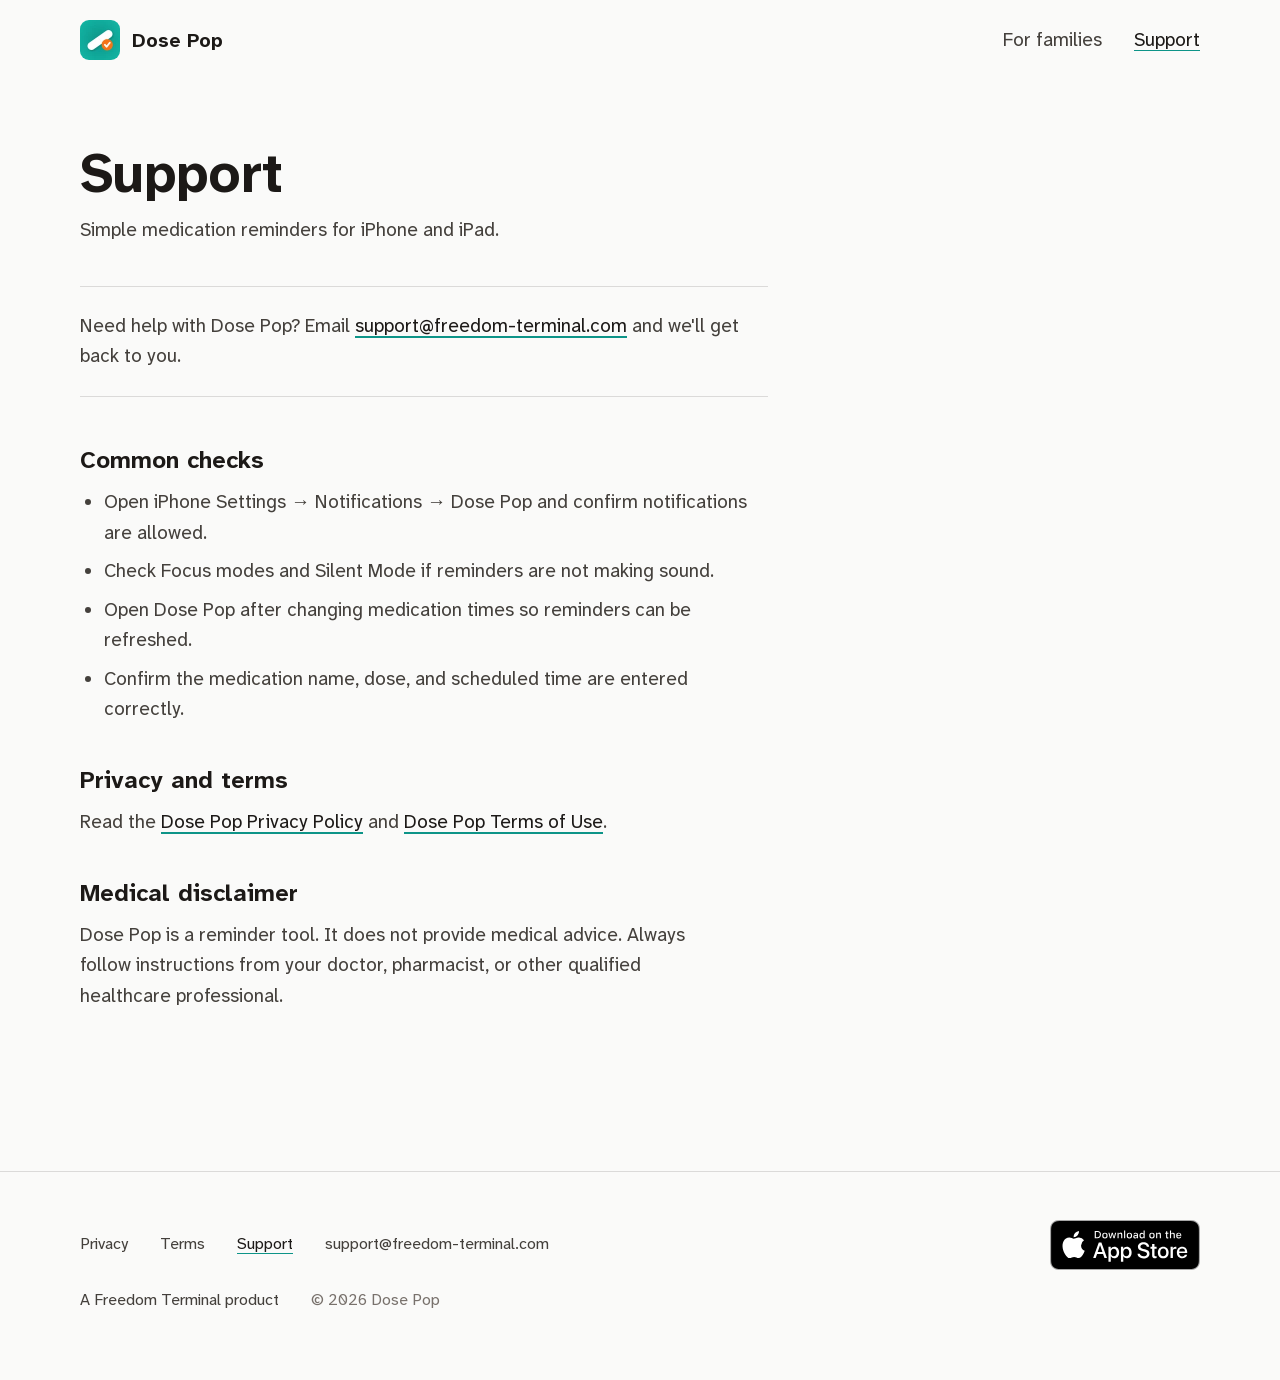
<file: support.html>
<!DOCTYPE html>
<html lang="en">
<head>
    <meta charset="utf-8">
    <meta name="viewport" content="width=device-width, initial-scale=1.0">
    <meta name="description" content="Dose Pop Support - Get help with Dose Pop medication reminders.">
    <title>Support - Dose Pop</title>
    <link rel="canonical" href="https://dosepop.vishutdhar.com/support">
    <meta name="theme-color" content="#FAFAF9" media="(prefers-color-scheme: light)">
    <meta name="theme-color" content="#1C1917" media="(prefers-color-scheme: dark)">
    <meta name="color-scheme" content="light dark">
    <link rel="icon" href="favicon-32.png" sizes="32x32" type="image/png">
    <link rel="apple-touch-icon" href="apple-touch-icon.png">
    <link rel="preload" href="fonts/atkinson-hyperlegible-next-latin.woff2" as="font" type="font/woff2" crossorigin>
    <link rel="stylesheet" href="styles.css">
    <link rel="stylesheet" href="legal.css">
    <meta property="og:url" content="https://dosepop.vishutdhar.com/support">
    <meta property="og:title" content="Support - Dose Pop">
    <meta property="og:description" content="Dose Pop Support - Get help with Dose Pop medication reminders.">
    <meta property="og:type" content="website">
    <meta property="og:locale" content="en_US">
    <meta name="twitter:card" content="summary">
    <meta property="og:site_name" content="Dose Pop">
    <meta property="og:image" content="https://dosepop.vishutdhar.com/assets/og-light-20261016.png">
    <meta property="og:image:width" content="1200">
    <meta property="og:image:height" content="630">
    <meta property="og:image:alt" content="Dose Pop. Medicine reminders with one big button. The Today screen with a large green I Took It button.">
    <meta name="twitter:image" content="https://dosepop.vishutdhar.com/assets/og-light-20261016.png">
</head>
<body>
    <a class="skip-link" href="#main">Skip to main content</a>

    <header class="site-header">
        <div class="wrap">
            <a class="brand" href="./">
                <img src="assets/icon-80.webp" alt="" width="40" height="40">
                <span>Dose Pop</span>
            </a>
            <nav class="site-nav" aria-label="Site">
                <a href="./#family">For families</a>
                <a href="support" aria-current="page">Support</a>
            </nav>
        </div>
    </header>

    <main id="main" class="content legal">
        <h1 class="page-title">Support</h1>
        <p class="page-updated">Simple medication reminders for iPhone and iPad.</p>
        <div class="highlight-box"><p>Need help with Dose Pop? Email <a href="mailto:support@freedom-terminal.com">support@freedom-terminal.com</a> and we'll get back to you.</p></div>
        <section class="section"><h2>Common checks</h2><ul><li>Open iPhone Settings → Notifications → Dose Pop and confirm notifications are allowed.</li><li>Check Focus modes and Silent Mode if reminders are not making sound.</li><li>Open Dose Pop after changing medication times so reminders can be refreshed.</li><li>Confirm the medication name, dose, and scheduled time are entered correctly.</li></ul></section>
        <section class="section"><h2>Privacy and terms</h2><p>Read the <a href="privacy.html">Dose Pop Privacy Policy</a> and <a href="terms.html">Dose Pop Terms of Use</a>.</p></section>
        <section class="section"><h2>Medical disclaimer</h2><p>Dose Pop is a reminder tool. It does not provide medical advice. Always follow instructions from your doctor, pharmacist, or other qualified healthcare professional.</p></section>
    </main>
    <footer class="site-footer">
        <div class="wrap">
            <div>
                <ul class="footer-links">
                    <li><a href="privacy">Privacy</a></li>
                    <li><a href="terms">Terms</a></li>
                    <li><a href="support" aria-current="page">Support</a></li>
                    <li><a href="mailto:support@freedom-terminal.com">support@freedom-terminal.com</a></li>
                </ul>
                <div class="footer-meta">
                    <a href="https://freedom-terminal.com/">A Freedom Terminal product</a>
                    <p>&copy; 2026 Dose Pop</p>
                </div>
            </div>
            <a class="footer-store" href="https://apps.apple.com/us/app/dose-pop-pill-reminder/id6774796964">
                <img src="assets/app-store-badge.svg" width="150" height="50" alt="Download on the App Store">
            </a>
        </div>
    </footer>
</body>
</html>
</file>
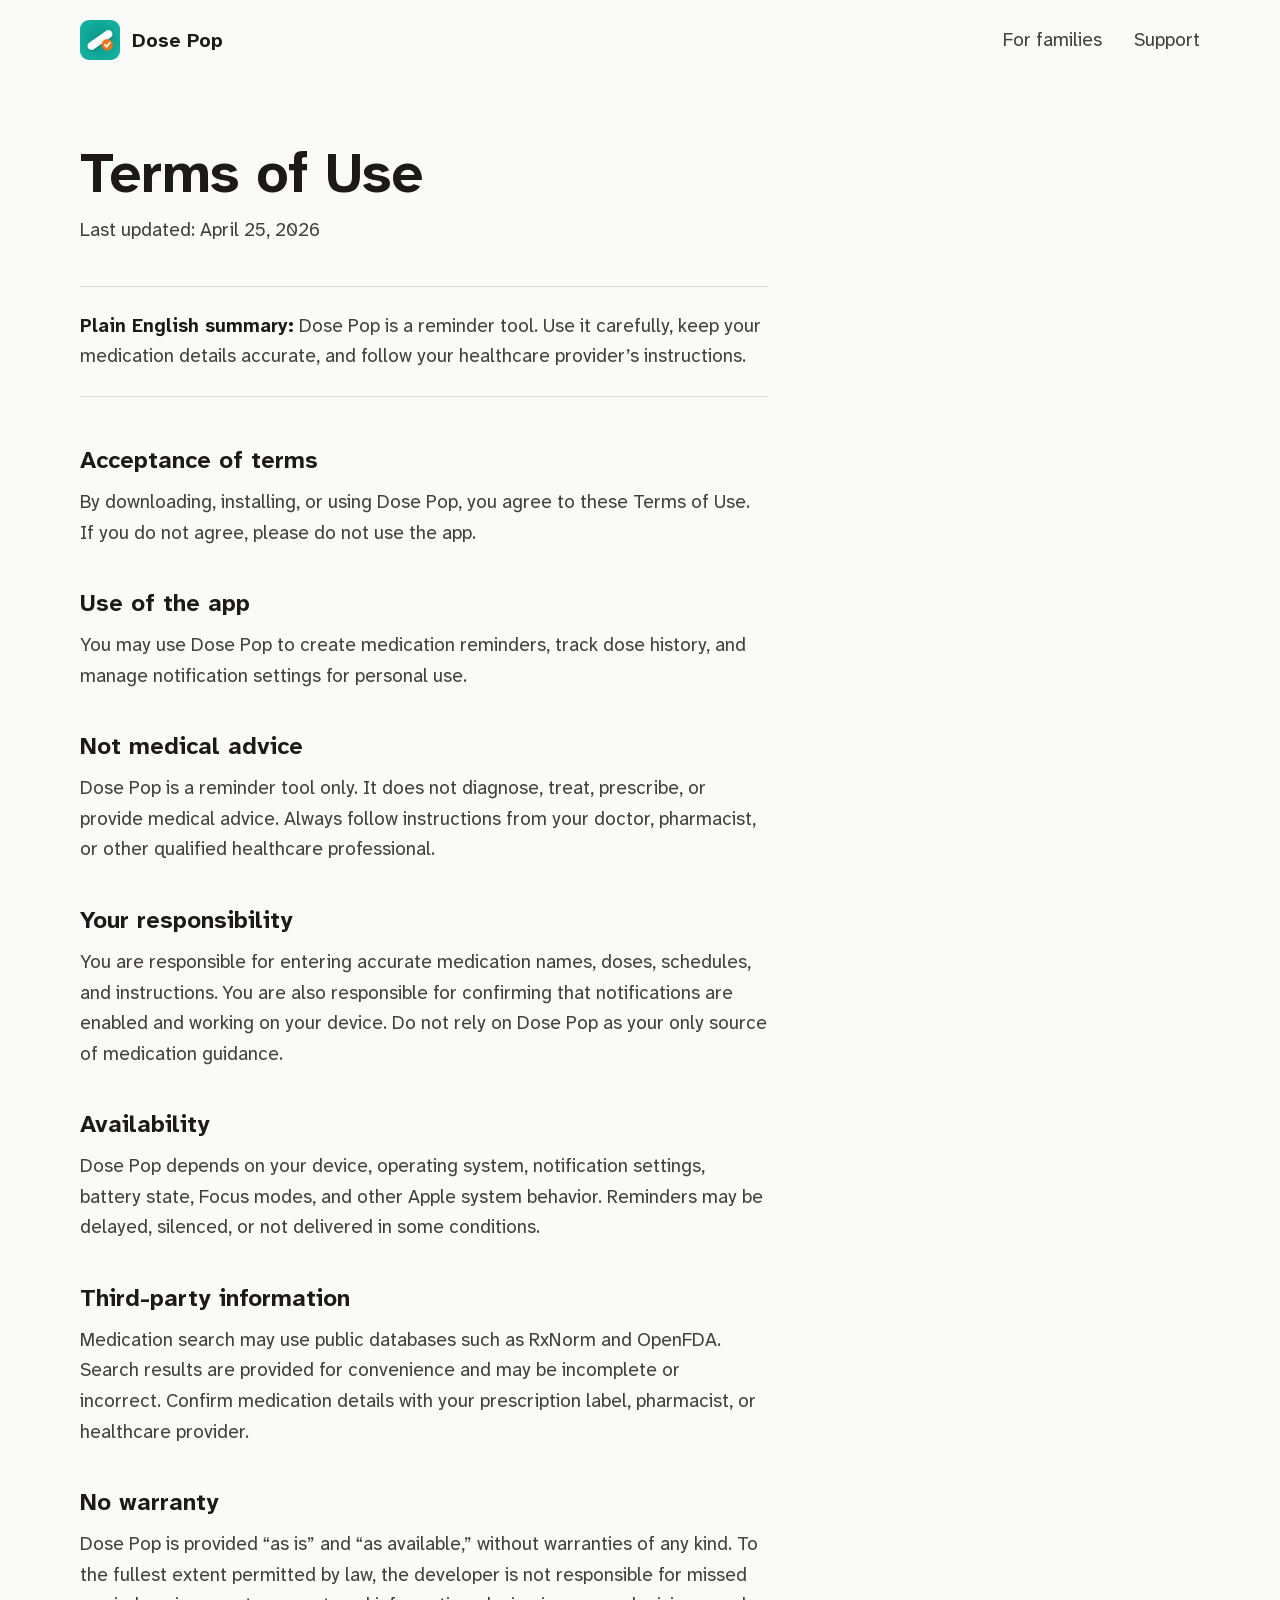
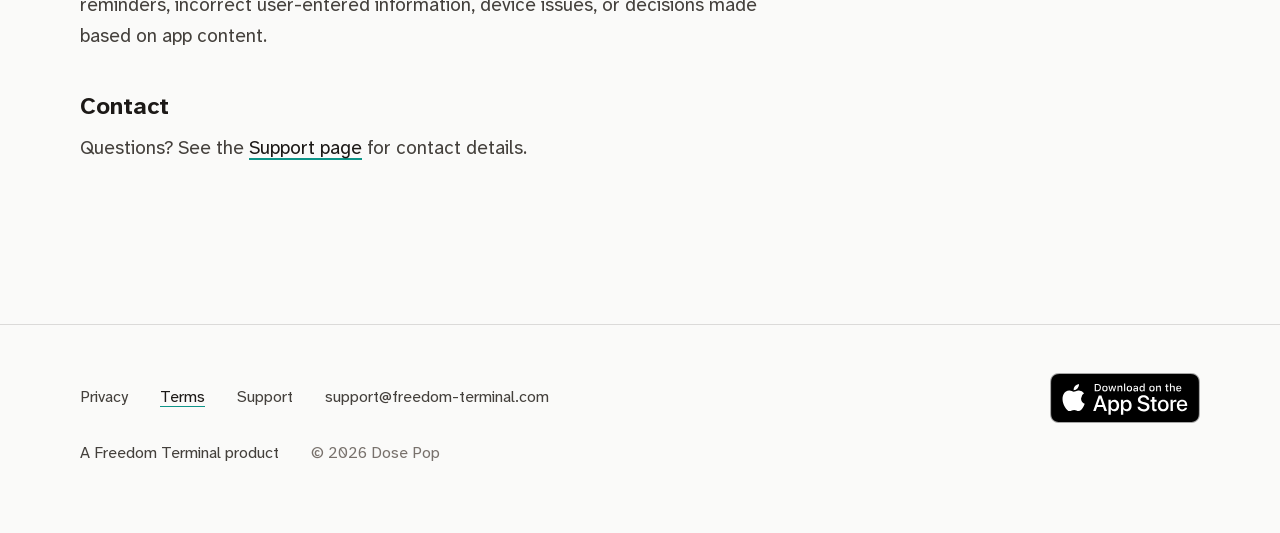
<file: terms.html>
<!DOCTYPE html>
<html lang="en">
<head>
    <meta charset="utf-8">
    <meta name="viewport" content="width=device-width, initial-scale=1.0">
    <meta name="description" content="Dose Pop Terms of Use - Terms and conditions for using Dose Pop.">
    <title>Terms of Use - Dose Pop</title>
    <link rel="canonical" href="https://dosepop.vishutdhar.com/terms">
    <meta name="theme-color" content="#FAFAF9" media="(prefers-color-scheme: light)">
    <meta name="theme-color" content="#1C1917" media="(prefers-color-scheme: dark)">
    <meta name="color-scheme" content="light dark">
    <link rel="icon" href="favicon-32.png" sizes="32x32" type="image/png">
    <link rel="apple-touch-icon" href="apple-touch-icon.png">
    <link rel="preload" href="fonts/atkinson-hyperlegible-next-latin.woff2" as="font" type="font/woff2" crossorigin>
    <link rel="stylesheet" href="styles.css">
    <link rel="stylesheet" href="legal.css">
    <meta property="og:url" content="https://dosepop.vishutdhar.com/terms">
    <meta property="og:title" content="Terms of Use - Dose Pop">
    <meta property="og:description" content="Dose Pop Terms of Use - Terms and conditions for using Dose Pop.">
    <meta property="og:type" content="website">
    <meta property="og:locale" content="en_US">
    <meta name="twitter:card" content="summary">
    <meta property="og:site_name" content="Dose Pop">
    <meta property="og:image" content="https://dosepop.vishutdhar.com/assets/og-light-20261016.png">
    <meta property="og:image:width" content="1200">
    <meta property="og:image:height" content="630">
    <meta property="og:image:alt" content="Dose Pop. Medicine reminders with one big button. The Today screen with a large green I Took It button.">
    <meta name="twitter:image" content="https://dosepop.vishutdhar.com/assets/og-light-20261016.png">
</head>
<body>
    <a class="skip-link" href="#main">Skip to main content</a>

    <header class="site-header">
        <div class="wrap">
            <a class="brand" href="./">
                <img src="assets/icon-80.webp" alt="" width="40" height="40">
                <span>Dose Pop</span>
            </a>
            <nav class="site-nav" aria-label="Site">
                <a href="./#family">For families</a>
                <a href="support">Support</a>
            </nav>
        </div>
    </header>

    <main id="main" class="content legal">
        <h1 class="page-title">Terms of Use</h1>
        <p class="page-updated">Last updated: April 25, 2026</p>
        <div class="highlight-box"><p><strong>Plain English summary:</strong> Dose Pop is a reminder tool. Use it carefully, keep your medication details accurate, and follow your healthcare provider’s instructions.</p></div>
        <section class="section"><h2>Acceptance of terms</h2><p>By downloading, installing, or using Dose Pop, you agree to these Terms of Use. If you do not agree, please do not use the app.</p></section>
        <section class="section"><h2>Use of the app</h2><p>You may use Dose Pop to create medication reminders, track dose history, and manage notification settings for personal use.</p></section>
        <section class="section"><h2>Not medical advice</h2><p>Dose Pop is a reminder tool only. It does not diagnose, treat, prescribe, or provide medical advice. Always follow instructions from your doctor, pharmacist, or other qualified healthcare professional.</p></section>
        <section class="section"><h2>Your responsibility</h2><p>You are responsible for entering accurate medication names, doses, schedules, and instructions. You are also responsible for confirming that notifications are enabled and working on your device. Do not rely on Dose Pop as your only source of medication guidance.</p></section>
        <section class="section"><h2>Availability</h2><p>Dose Pop depends on your device, operating system, notification settings, battery state, Focus modes, and other Apple system behavior. Reminders may be delayed, silenced, or not delivered in some conditions.</p></section>
        <section class="section"><h2>Third-party information</h2><p>Medication search may use public databases such as RxNorm and OpenFDA. Search results are provided for convenience and may be incomplete or incorrect. Confirm medication details with your prescription label, pharmacist, or healthcare provider.</p></section>
        <section class="section"><h2>No warranty</h2><p>Dose Pop is provided “as is” and “as available,” without warranties of any kind. To the fullest extent permitted by law, the developer is not responsible for missed reminders, incorrect user-entered information, device issues, or decisions made based on app content.</p></section>
        <section class="section"><h2>Contact</h2><p>Questions? See the <a href="support.html">Support page</a> for contact details.</p></section>
    </main>
    <footer class="site-footer">
        <div class="wrap">
            <div>
                <ul class="footer-links">
                    <li><a href="privacy">Privacy</a></li>
                    <li><a href="terms" aria-current="page">Terms</a></li>
                    <li><a href="support">Support</a></li>
                    <li><a href="mailto:support@freedom-terminal.com">support@freedom-terminal.com</a></li>
                </ul>
                <div class="footer-meta">
                    <a href="https://freedom-terminal.com/">A Freedom Terminal product</a>
                    <p>&copy; 2026 Dose Pop</p>
                </div>
            </div>
            <a class="footer-store" href="https://apps.apple.com/us/app/dose-pop-pill-reminder/id6774796964">
                <img src="assets/app-store-badge.svg" width="150" height="50" alt="Download on the App Store">
            </a>
        </div>
    </footer>
</body>
</html>
</file>
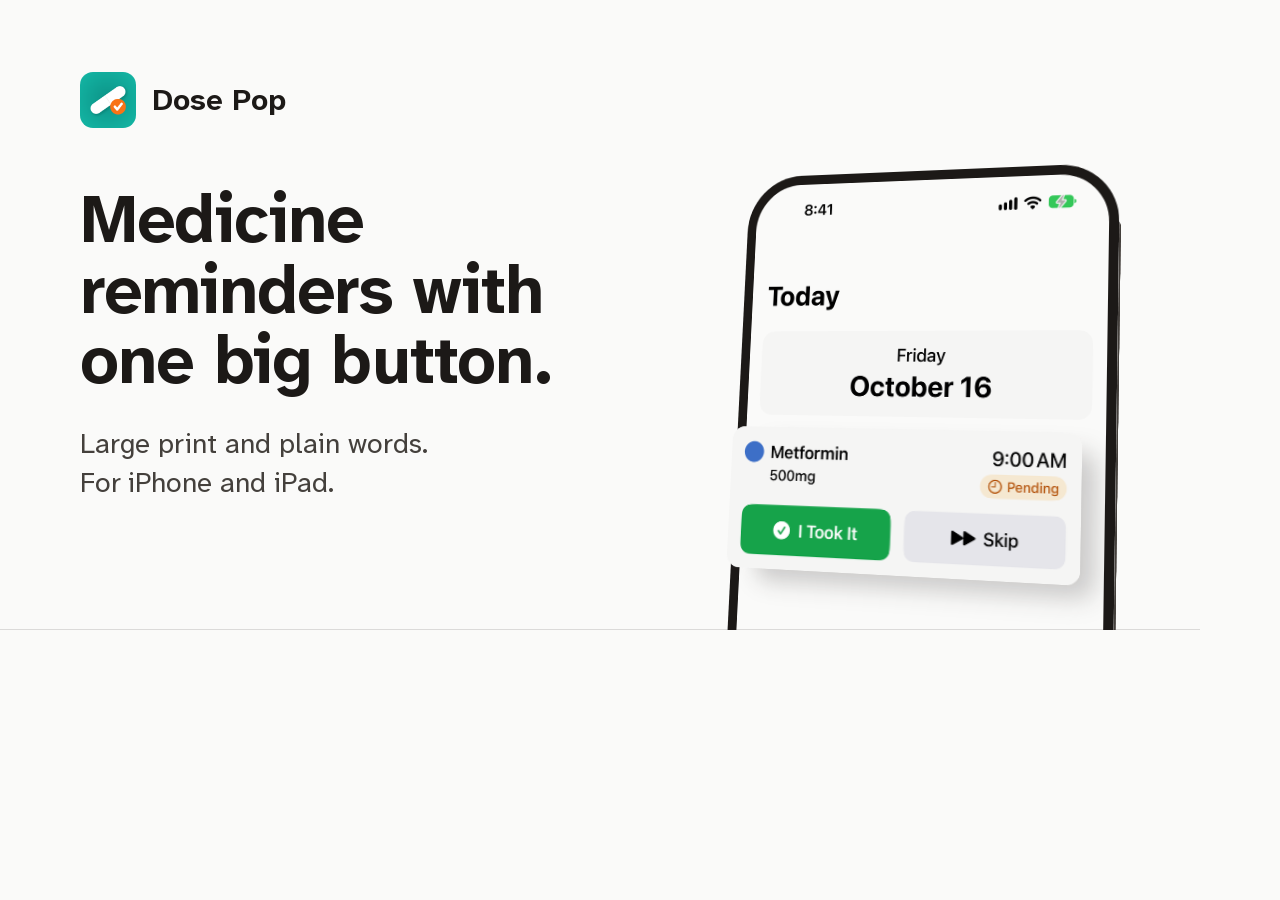
<file: docs/og.html>
<!DOCTYPE html>
<html lang="en">
<head>
    <meta charset="utf-8">
    <meta name="robots" content="noindex">
    <title>Dose Pop social card</title>
    <!-- The card reuses the site's tokens and hero scene, in the light scheme, at the opening pose. -->
    <link rel="stylesheet" href="../styles.css">
    <style>
        html, body { margin: 0; }
        body { width: 1200px; height: 630px; overflow: hidden; }
        .og {
            position: relative;
            width: 1200px;
            height: 630px;
            padding: 72px 80px;
        }
        .og-brand { display: flex; align-items: center; gap: 16px; color: var(--ink-heading); font-size: 30px; font-weight: 700; }
        .og-brand img { width: 56px; height: 56px; border-radius: 13px; }
        .og h1 { margin: 56px 0 0; max-width: 600px; font-size: 68px; line-height: 1.04; letter-spacing: -0.012em; }
        .og p { margin: 28px 0 0; color: var(--ink); font-size: 28px; line-height: 1.4; }
        .og-scene { position: absolute; right: 88px; bottom: 0; width: 400px; }
        .og-scene .hero-media { --hero-shot: 400px; --phone-x: 0px; }
        .og-scene .shot-caption,
        .og-scene .strip-plane,
        .og-scene .tap-target { display: none; }
        .og-rule { position: absolute; left: 0; right: 0; bottom: 0; height: 1px; background: var(--hairline); }
    </style>
</head>
<body>
    <div class="og">
        <div class="og-brand"><img src="../assets/icon-192.png" alt="">Dose Pop</div>
        <h1>Medicine reminders with one big button.</h1>
        <p>Large print and plain words.<br>For iPhone and iPad.</p>
        <div class="og-scene">
            <figure class="hero-media" data-state="pending">
                <figcaption class="shot-caption"></figcaption>
                <div class="stage">
                    <div class="rig">
                        <div class="strip-plane"></div>
                        <div class="phone-rise">
                            <div class="phone">
                                <div class="bezel"><div class="screen"><img src="../assets/today-plate-20261016.png" alt=""><span class="lift-shadow"></span></div></div>
                                <span class="edge"></span>
                                <div class="card-plane"><div class="card"><picture class="state-pending"><img src="../assets/dose-card-pending-20261016.png" alt=""></picture></div></div>
                            </div>
                        </div>
                    </div>
                </div>
            </figure>
        </div>
        <div class="og-rule"></div>
    </div>
</body>
</html>
</file>
<file: styles.css>
/* Dose Pop site. The app's own colours, one typeface, rows and hairlines.
   Pass 1 plan: docs/superpowers/specs/2026-10-16-landing-rebuild-design.md
   Pass 2 plan (palette sources, the hero scene, the motion score):
   docs/superpowers/specs/2026-10-16-app-colours-depth-motion.md */

@font-face {
    font-family: "Atkinson Hyperlegible Next";
    src: url("fonts/atkinson-hyperlegible-next-latin.woff2") format("woff2");
    font-weight: 200 800;
    font-style: normal;
    font-display: swap;
    unicode-range: U+0000-00FF, U+0131, U+0152-0153, U+02BB-02BC, U+02C6, U+02DA, U+02DC, U+0304, U+0308, U+0329, U+2000-206F, U+20AC, U+2122, U+2191, U+2193, U+2212, U+2215, U+FEFF, U+FFFD;
}

/* Light is the app's default appearance; every value is from AppColors.swift
   or the AccentColor asset, or derived inside the app's own stone family. */
:root {
    color-scheme: light dark;

    --ground: #FAFAF9;            /* ppBackground */
    --surface: #F5F5F4;           /* ppSurface */
    --ink-heading: #1C1917;       /* ppTextPrimary, APCA Lc 101 */
    --ink: #44403C;               /* stone 700, Lc 91 */
    --muted: #78716C;             /* ppTextSecondary, Lc 70 */
    --accent: #0F766E;            /* ppPrimaryDark, the app's primary button fill */
    --accent-ink: #FFFFFF;        /* the app's button text, Lc 82 on the fill */
    --accent-hover: #115E59;
    --accent-text: #0F766E;       /* links on hover, focus ring, Lc 74 */
    --accent-line: #0D9488;       /* AccentColor: underlines and the dose ring */
    --green: #16A34A;             /* ppSuccess, the I Took It button */
    --hairline: rgba(28, 25, 23, 0.14);
    --quiet-border: rgba(28, 25, 23, 0.48);

    --phone: #1C1917;
    --phone-edge: #44403C;
    --phone-rim: rgba(28, 25, 23, 0);

    --font: "Atkinson Hyperlegible Next", "Atkinson Hyperlegible", -apple-system, BlinkMacSystemFont, "Segoe UI", Roboto, Helvetica, Arial, sans-serif;

    /* Fluid values ramp from 390 to 1280 wide and stay flat above. */
    --fs-body: clamp(1.125rem, 1.094rem + 0.126vw, 1.1953rem);
    --fs-lede: clamp(1.2656rem, 1.204rem + 0.253vw, 1.4063rem);
    --fs-h2: clamp(1.75rem, 1.439rem + 1.326vw, 2.5rem);
    --fs-h1: clamp(2.125rem, 1.555rem + 2.431vw, 3.5rem);
    --fs-row: 1.375rem;
    --fs-small: 1rem;

    --measure-body: 30em;
    --measure-lede: 28em;
    --measure-h1: 12em;

    --section: clamp(80px, 63.4px + 4.42vw, 120px);
    --hero-top: clamp(32px, 18.7px + 3.54vw, 64px);
    --max-width: 1120px;
    --gutter: clamp(20px, 15px + 1.33vw, 32px);
    --cols: minmax(0, 7fr) minmax(0, 5fr);
    --col-gap: 64px;
    --phone-shot: clamp(240px, 215px + 6.63vw, 300px);
    --hero-shot: clamp(240px, 64px + 21.5vw, 340px);
    --tap: 48px;
}

/* Dark follows the app's dark appearance: ppBackgroundDark, ppSurfaceDark,
   the dark AccentColor, ppPrimaryLight for the fill, ppCardBorder for lines. */
@media (prefers-color-scheme: dark) {
    :root {
        --ground: #1C1917;        /* ppBackgroundDark */
        --surface: #292524;       /* ppSurfaceDark */
        --ink-heading: #FAFAF9;   /* Lc 103 */
        --ink: #E7E5E4;           /* Lc 90 */
        --muted: #A8A29E;         /* ppTextTertiary, Lc 51 */
        --accent: #5EEAD4;        /* ppPrimaryLight */
        --accent-ink: #1C1917;    /* Lc 80 on the fill */
        --accent-hover: #99F6E4;
        --accent-text: #5EEAD4;
        --accent-line: #14B8A6;   /* AccentColor, dark appearance */
        --green: #16A34A;
        --hairline: rgba(255, 255, 255, 0.14);   /* ppCardBorder */
        --quiet-border: rgba(255, 255, 255, 0.4);

        --phone: #0C0A09;
        --phone-edge: #44403C;
        --phone-rim: rgba(255, 255, 255, 0.14);
    }
}

*, *::before, *::after { box-sizing: border-box; }

html {
    -webkit-text-size-adjust: 100%;
    text-size-adjust: 100%;
    scroll-padding-top: 16px;
}

body {
    margin: 0;
    background: var(--ground);
    color: var(--ink);
    font-family: var(--font);
    font-size: var(--fs-body);
    font-weight: 400;
    line-height: 1.6;
    -webkit-font-smoothing: antialiased;
    -moz-osx-font-smoothing: grayscale;
    font-kerning: normal;
}

img { display: block; max-width: 100%; height: auto; }

h1, h2, h3 {
    color: var(--ink-heading);
    font-weight: 700;
    margin: 0;
    text-wrap: balance;
}

p { margin: 0; text-wrap: pretty; }

a {
    color: var(--ink-heading);
    text-decoration-line: underline;
    text-decoration-color: var(--accent-line);
    text-decoration-thickness: 2px;
    text-underline-offset: 0.22em;
}

a:hover { color: var(--accent-text); }

:focus-visible {
    outline: 3px solid var(--accent-text);
    outline-offset: 3px;
}

.wrap {
    width: 100%;
    max-width: calc(var(--max-width) + 2 * var(--gutter));
    margin-inline: auto;
    padding-inline: var(--gutter);
}

/* Skip link: moved out of view by its own height, never by a fixed offset. */
.skip-link {
    position: absolute;
    top: 0;
    left: var(--gutter);
    z-index: 10;
    padding: 12px 20px;
    background: var(--accent);
    color: var(--accent-ink);
    font-weight: 700;
    text-decoration: none;
    border-radius: 0 0 8px 8px;
    /* Height independent: its own height plus a few pixels so no edge bleeds. */
    transform: translateY(calc(-100% - 4px));
}

.skip-link:focus { transform: translateY(0); }
.skip-link:hover { color: var(--accent-ink); }

/* Header */

.site-header .wrap {
    display: flex;
    flex-wrap: wrap;
    align-items: center;
    justify-content: space-between;
    gap: 0 16px;
    min-height: 80px;
    padding-block: 16px;
}

.brand {
    display: inline-flex;
    align-items: center;
    gap: 12px;
    min-height: var(--tap);
    color: var(--ink-heading);
    font-size: 1.25rem;
    font-weight: 700;
    text-decoration: none;
    white-space: nowrap;
    flex-shrink: 0;
}

.brand:hover { color: var(--ink-heading); }

.brand img {
    width: 40px;
    height: 40px;
    border-radius: 9px;
}

.site-nav {
    display: flex;
    flex-shrink: 0;
    gap: 8px;
    margin-right: -12px;
}

.site-nav a {
    display: inline-flex;
    align-items: center;
    min-height: var(--tap);
    padding-inline: 12px;
    color: var(--ink);
    text-decoration: none;
    white-space: nowrap;
}

.site-nav a:hover,
.site-nav a[aria-current="page"],
.footer-links a[aria-current="page"] { color: var(--ink-heading); text-decoration: underline; text-decoration-color: var(--accent-line); }

/* Buttons */

.button {
    display: inline-flex;
    align-items: center;
    justify-content: center;
    min-height: 56px;
    padding: 12px 28px;
    border-radius: 12px;
    background: var(--accent);
    color: var(--accent-ink);
    font-size: 1.125rem;
    font-weight: 700;
    line-height: 1.25;
    text-align: center;
    text-decoration: none;
}

.button:hover { color: var(--accent-ink); background: var(--accent-hover); }

.button-quiet {
    display: inline-flex;
    align-items: center;
    justify-content: center;
    min-height: var(--tap);
    padding: 8px 18px;
    border: 1px solid var(--quiet-border);
    border-radius: 10px;
    color: var(--ink-heading);
    font-weight: 700;
    text-decoration: none;
}

.button-quiet:hover { color: var(--ink-heading); border-color: var(--accent-text); }

/* Hero */

.hero { overflow-x: clip; }

.hero .wrap {
    display: grid;
    grid-template-columns: var(--cols);
    column-gap: var(--col-gap);
    padding-top: var(--hero-top);
}

.hero-copy {
    align-self: center;
    padding-bottom: 64px;
}

.hero h1 {
    font-size: var(--fs-h1);
    line-height: 1.06;
    letter-spacing: -0.012em;
    max-width: var(--measure-h1);
}

.lede {
    margin-top: 24px;
    max-width: var(--measure-lede);
    font-size: var(--fs-lede);
    line-height: 1.5;
    color: var(--ink);
}

.hero-actions {
    margin-top: 32px;
    display: flex;
    flex-wrap: wrap;
    align-items: center;
    gap: 16px 24px;
}

.send {
    margin-top: 24px;
    display: flex;
    flex-wrap: wrap;
    align-items: center;
    gap: 8px 12px;
}

.send p { margin-right: 4px; }

/* The hero scene. Three planes in one 3D context, all pivoting on one contact
   point: the middle of the phone's base, where it meets the hero rule.
     background  the day strip, set back
     subject     the phone, standing on the rule, with the clean plate as its screen
     foreground  the real dose card, lifted off the screen toward the reader
   Geometry comes from the 1320 wide capture: one capture pixel is var(--sw) / 1320.
   The card sits at (48, 918), 1224 by 485; the visible screen is the top 1600 rows;
   the plate runs to row 1950 so the phone body continues below the rule. */

.hero-media {
    --w: var(--hero-shot);                   /* phone width */
    --sw: calc(var(--w) - 20px);             /* screen width inside a 10px bezel */
    --hv: calc(10px + var(--sw) * 1600 / 1320);  /* visible height, base to rule */
    --phone-x: calc(100% - var(--w));        /* phone's left edge inside the stage */
    --lift: calc(var(--w) * 0.16);
    --depth: calc(var(--w) * 3);
    --turn: -16deg;
    --lean: 7deg;
    --p: 0;
    --rx: 0deg;
    --ry: 0deg;

    align-self: end;
    min-width: 0;
    margin: 0;
}

.shot-caption {
    width: var(--w);
    margin: 0 0 16px auto;
    color: var(--ink);
    font-size: var(--fs-small);
    line-height: 1.5;
    min-height: 1.5em;
}

/* The stage clips only at the rule; the planes may run past its sides. */
.stage {
    position: relative;
    height: var(--hv);
    perspective: var(--depth);
    perspective-origin: calc(var(--phone-x) + var(--w) / 2) 40%;
    clip-path: inset(-100vh -100vw 0 -100vw);
}

.rig {
    position: absolute;
    inset: 0;
    transform-style: preserve-3d;
    transform-origin: calc(var(--phone-x) + var(--w) / 2) 100%;
    transform: rotateX(var(--rx)) rotateY(var(--ry));
}

/* Background plane: the morning, one line an hour, the 9 AM line level with
   the dose card. Pushed back, then scaled by the same factor so its labels
   still render at 16px and its lines land where they are laid out. */
.strip-plane {
    position: absolute;
    top: 0;
    bottom: 0;
    left: -16px;
    right: calc(-1 * var(--gutter));
    transform-style: preserve-3d;
    transform-origin: calc(100% - var(--gutter) - var(--w) / 2) 40%;
    transform: translateZ(calc(var(--w) * -0.35)) scale(1.1167) translateY(calc(var(--p) * var(--w) * 0.035));
}

.strip {
    position: absolute;
    inset: 0;
    margin: 0;
    padding: 0;
    list-style: none;
}

.strip li {
    position: absolute;
    left: 0;
    right: 0;
    /* The 9 AM line (index 3) sits on the card's centre row, 1160 in the capture. */
    top: calc(10px + var(--sw) * 1160 / 1320 + (var(--i) - 3) * var(--w) * 0.135);
    height: 1px;
    background: var(--hairline);
}

.strip span {
    position: absolute;
    left: 0;
    bottom: 6px;
    color: var(--muted);
    font-size: var(--fs-small);
    line-height: 1;
    white-space: nowrap;
}

.dose-mark {
    position: absolute;
    left: 46px;
    top: -7px;
    width: 15px;
    height: 15px;
    border: 3px solid var(--accent-line);
    border-radius: 50%;
    background: var(--ground);
}

.hero-media[data-state="taken"] .dose-mark {
    border-color: var(--green);
    background: var(--green);
}

.phone-rise {
    position: absolute;
    top: 0;
    left: var(--phone-x);
    width: var(--w);
    transform-style: preserve-3d;
}

.phone {
    position: relative;
    transform-style: preserve-3d;
    transform-origin: 50% var(--hv);
    transform:
        rotateY(calc(var(--turn) * (1 - var(--p))))
        rotateX(calc(var(--lean) * (1 - var(--p))));
}

/* Front face, cut by the rule: no bottom bezel ever shows. */
.bezel {
    padding: 10px 10px 0;
    background: var(--phone);
    border-radius: calc(var(--w) * 0.15) calc(var(--w) * 0.15) 0 0;
    box-shadow: inset 0 0 0 1px var(--phone-rim);
}

.screen {
    position: relative;
    overflow: hidden;
    border-radius: calc(var(--w) * 0.125) calc(var(--w) * 0.125) 0 0;
    aspect-ratio: 760 / 1123;
    background: #FAFAF9;
}

.screen img {
    width: 100%;
    height: 100%;
}

/* The phone's right side, turned square to the front so it shows as the phone turns. */
.edge {
    position: absolute;
    top: calc(var(--w) * 0.15);
    bottom: 0;
    left: 100%;
    width: calc(var(--w) * 0.045);
    background: var(--phone-edge);
    transform-origin: 0 50%;
    transform: rotateY(90deg);
}

/* The card's shadow lies on the screen under it: offset down and right, blurred. */
.lift-shadow {
    position: absolute;
    left: calc(var(--sw) * 48 / 1320);
    top: calc(var(--sw) * 918 / 1320);
    width: calc(var(--sw) * 1224 / 1320);
    height: calc(var(--sw) * 485 / 1320);
    border-radius: calc(var(--sw) * 48 / 1320);
    background: rgba(28, 25, 23, 0.22);
    filter: blur(calc(var(--w) * 0.03));
    transform: translate(calc(var(--w) * 0.012), calc(var(--w) * 0.04));
}

.card-plane {
    position: absolute;
    left: calc(10px + var(--sw) * 48 / 1320);
    top: calc(10px + var(--sw) * 918 / 1320);
    width: calc(var(--sw) * 1224 / 1320);
    height: calc(var(--sw) * 485 / 1320);
    transform-style: preserve-3d;
    transform: translateZ(var(--lift));
}

/* The card is rounded through its pictures, never an overflow clip: the
   press target's 48px hit area must be free to reach past a small card's edge. */
.card {
    position: relative;
    height: 100%;
    border-radius: calc(var(--sw) * 48 / 1320);
    background: #F5F5F4;
}

.card picture,
.card img {
    position: absolute;
    inset: 0;
    width: 100%;
    height: 100%;
    border-radius: inherit;
}

.card .state-taken { opacity: 0; }

.hero-media[data-state="taken"] .state-taken { opacity: 1; }

/* The press target sits on the real button in the card: I Took It spans
   x 96 to 636 and y 1186 to 1355 in the capture, Undo x 96 to 1224. In card
   terms (origin 48, 918; 1224 by 485) that is left 3.92%, top 55.26%,
   width 44.12% or 92.16%, height 34.85%. */
.tap-target {
    position: absolute;
    left: 3.92%;
    top: 55.26%;
    width: 44.12%;
    height: 34.85%;
    padding: 0;
    margin: 0;
    border: 0;
    border-radius: calc(var(--sw) * 36 / 1320);
    background: transparent;
    cursor: pointer;
    -webkit-tap-highlight-color: transparent;
}

/* A hit area of at least 48px even where the picture is small. */
.tap-target::before {
    content: "";
    position: absolute;
    left: 0;
    right: 0;
    top: 50%;
    height: max(100%, var(--tap));
    transform: translateY(-50%);
}

.hero-media[data-state="taken"] .tap-target { width: 92.16%; }

/* The screenshot is light in both schemes, so focus here is the app's ink. */
.tap-target:focus-visible {
    outline: 3px solid #1C1917;
    outline-offset: 2px;
}

/* A neutral touch mark, like the one iOS draws for a touch. It sits on the card,
   centred on I Took It (x 366, y 1270.5 in the capture: 25.98%, 72.68% of the
   card); the script moves it to Undo's centre (50%) when Undo is pressed. */
.ring {
    position: absolute;
    left: 25.98%;
    top: 72.68%;
    width: calc(var(--sw) * 0.16);
    aspect-ratio: 1;
    background: rgba(28, 25, 23, 0.16);
    border: 2px solid rgba(28, 25, 23, 0.32);
    border-radius: 50%;
    opacity: 0;
    pointer-events: none;
    transform: translate(-50%, -50%) scale(0.4);
}

.hero-rule {
    height: 1px;
    background: var(--hairline);
    margin: 0;
    border: 0;
}

/* Sections */

.section .wrap {
    display: grid;
    grid-template-columns: var(--cols);
    column-gap: var(--col-gap);
    align-items: start;
    padding-block: calc(var(--section) / 2);
}

.section-copy { min-width: 0; }

.section h2 {
    font-size: var(--fs-h2);
    line-height: 1.12;
    letter-spacing: -0.006em;
    max-width: 16em;
}

.intro {
    margin-top: 16px;
    max-width: var(--measure-body);
}

.rows {
    list-style: none;
    margin: 32px 0 0;
    padding: 0;
}

.rows li {
    padding-block: 24px;
    border-top: 1px solid var(--hairline);
}

.rows li:last-child { padding-bottom: 0; }

.rows h3 {
    font-size: var(--fs-row);
    line-height: 1.3;
}

.rows p {
    margin-top: 8px;
    max-width: var(--measure-body);
}

.section-media {
    justify-self: end;
    width: var(--phone-shot);
    margin: 0;
    perspective: 1000px;
}

.section-media img {
    width: 100%;
    border-radius: calc(var(--phone-shot) * 0.11);
    border: 1px solid var(--hairline);
}

/* Feature grid: the same two grid lines as the hero, rows divided by hairlines.
   Each row's hairline is its own element, so it can be drawn. */

.section-grid .wrap { display: block; }

.grid-rows {
    list-style: none;
    margin: 40px 0 0;
    padding: 0;
    display: grid;
    grid-template-columns: var(--cols);
    column-gap: var(--col-gap);
    row-gap: 32px;
}

.grid-rows li {
    position: relative;
    padding-top: 24px;
}

.grid-rows li::before {
    content: "";
    position: absolute;
    top: 0;
    left: 0;
    right: 0;
    height: 1px;
    background: var(--hairline);
    transform-origin: 0 50%;
}

.grid-rows h3 {
    font-size: var(--fs-row);
    line-height: 1.3;
}

.grid-rows p {
    margin-top: 8px;
    max-width: var(--measure-body);
}

/* Price row */

.price .wrap { padding-block: calc(var(--section) / 2); }

.price-row {
    display: grid;
    grid-template-columns: auto minmax(0, 1fr) auto;
    align-items: center;
    gap: 16px 48px;
    padding-block: 40px;
    border-top: 1px solid var(--hairline);
    border-bottom: 1px solid var(--hairline);
}

.price-figure {
    color: var(--ink-heading);
    font-size: var(--fs-h1);
    font-weight: 700;
    line-height: 1.06;
    letter-spacing: -0.012em;
    clip-path: inset(0);
}

.price-figure span { display: inline-block; }

.price-terms {
    font-size: var(--fs-lede);
    line-height: 1.5;
}

.price-terms strong { color: var(--ink-heading); font-weight: 700; }

.medical-note {
    margin-top: 32px;
    max-width: 40em;
    font-size: var(--fs-small);
    line-height: 1.6;
}

/* Footer */

.site-footer { border-top: 1px solid var(--hairline); }

.site-footer .wrap {
    display: grid;
    grid-template-columns: minmax(0, 1fr) auto;
    gap: 24px 48px;
    padding-block: 48px 56px;
    font-size: var(--fs-small);
    line-height: 1.5;
}

.footer-links {
    display: flex;
    flex-wrap: wrap;
    gap: 0 8px;
    margin: 0 0 0 -12px;
    padding: 0;
    list-style: none;
}

.footer-links a,
.footer-meta a {
    display: inline-flex;
    align-items: center;
    min-height: var(--tap);
    padding-inline: 12px;
    color: var(--ink);
    text-decoration: none;
}

.footer-links a:hover,
.footer-meta a:hover { color: var(--ink-heading); text-decoration: underline; text-decoration-color: var(--accent-line); }

.footer-meta {
    display: flex;
    flex-wrap: wrap;
    align-items: center;
    gap: 0 8px;
    margin: 8px 0 0 -12px;
}

.footer-meta p { padding-inline: 12px; color: var(--muted); }

.footer-store {
    align-self: start;
    display: inline-flex;
    min-height: var(--tap);
    align-items: center;
}

.footer-store img { width: 150px; height: auto; }

/* Narrow screens: one column, phone at no more than 60% of the screen.
   The scene is art directed for the phone: the phone hangs on the left grid
   line and the day strip runs out to its right, labels at the far end. */

/* The narrowest two column widths: the strip starts 8px nearer the copy so
   the 9 AM mark keeps clear of the phone's edge. */
@media (min-width: 861px) and (max-width: 1023px) {
    .strip-plane { left: -24px; }
}

@media (max-width: 860px) {
    :root { --col-gap: 0px; }

    .hero .wrap,
    .section .wrap,
    .grid-rows { grid-template-columns: minmax(0, 1fr); }

    .hero-copy { padding-bottom: 40px; }

    .hero-media {
        --w: min(var(--hero-shot), 60vw);
        --phone-x: 0px;
    }

    .shot-caption { width: auto; margin-left: 0; }

    .strip-plane {
        left: calc(var(--w) / 2);
        transform-origin: 0 40%;
    }

    .strip span {
        left: auto;
        right: var(--gutter);
    }

    .dose-mark { left: calc(var(--w) / 2 + 16px); }

    .section-media {
        justify-self: start;
        width: min(var(--phone-shot), 60vw);
        margin-top: 16px;
    }

    .section-media img { border-radius: calc(min(var(--phone-shot), 60vw) * 0.11); }

    .price-row { grid-template-columns: minmax(0, 1fr); }

    .site-footer .wrap { grid-template-columns: minmax(0, 1fr); }
}

@media (max-width: 420px) {
    .site-nav { gap: 0; margin-right: -8px; }
    .site-nav a { padding-inline: 8px; }
    .brand { gap: 10px; }
    .brand img { width: 36px; height: 36px; border-radius: 8px; }
    .button { width: 100%; }
}

.visually-hidden {
    position: absolute;
    width: 1px;
    height: 1px;
    padding: 0;
    margin: -1px;
    overflow: hidden;
    clip: rect(0, 0, 0, 0);
    white-space: nowrap;
    border: 0;
}

/* Display Zoom widths: the nav drops under the brand; its text lines up with the brand. */
@media (max-width: 359px) {
    .site-nav { margin-left: -8px; }
}

/* Motion. Everything below runs only when the visitor has not asked for less
   motion. Transform, opacity and clip-path only; every transition names them.
   `.motion` is set in the head before first paint; `.reveal` is set by the
   script once the section observer is running, so without script every
   section is simply shown. */

@media (prefers-reduced-motion: no-preference) {
    .button,
    .button-quiet { transition: transform 140ms ease-out; }

    .button:hover,
    .button-quiet:hover { transform: translateY(-1px); }

    .button:active,
    .button-quiet:active { transform: translateY(0) scale(0.98); }

    /* Hero load: the planes settle, then the copy appears. */
    .motion .strip { animation: strip-in 760ms cubic-bezier(0.2, 0.7, 0.2, 1) both; }
    .motion .phone-rise { animation: phone-rise 900ms cubic-bezier(0.2, 0.8, 0.2, 1) 60ms both; }
    .motion .card { animation: card-lift 620ms cubic-bezier(0.2, 0.8, 0.2, 1) 520ms both; }
    .motion .lift-shadow { animation: shadow-in 620ms cubic-bezier(0.2, 0.8, 0.2, 1) 520ms both; }
    .motion .hero h1,
    .motion .lede,
    .motion .hero-actions,
    .motion .send,
    .motion .shot-caption { animation: copy-in 480ms ease-out both; }
    .motion .hero h1 { animation-delay: 500ms; }
    .motion .lede { animation-delay: 570ms; }
    .motion .hero-actions { animation-delay: 640ms; }
    .motion .send { animation-delay: 700ms; }
    .motion .shot-caption { animation-delay: 760ms; }

    /* The press: the touch mark. The card's push toward the screen is a
       script animation (see the page script). */
    .ring.is-on { animation: press 480ms ease-out; }
    .card picture { transition: opacity 220ms ease-out; }
    .hero-media[data-state="taken"] .dose-mark { animation: mark-fill 360ms ease-out; }

    /* Feature rows wipe in along their own hairline. */
    .reveal .grid-rows li::before { transition: transform 560ms cubic-bezier(0.4, 0, 0.2, 1); }
    /* Both ends are inset() so the wipe interpolates; a clip-path cannot
       transition to none. The 0.25em bleed keeps descenders clear. */
    .reveal .grid-rows li > * {
        clip-path: inset(-0.25em 0 -0.25em 0);
        transition: clip-path 520ms cubic-bezier(0.4, 0, 0.2, 1) 180ms;
    }
    .reveal .grid-rows li:not(.is-in)::before { transform: scaleX(0); }
    .reveal .grid-rows li:not(.is-in) > * { clip-path: inset(-0.25em 100% -0.25em 0); }
    .reveal .grid-rows li:nth-child(even)::before { transition-delay: 90ms; }
    .reveal .grid-rows li:nth-child(even) > * { transition-delay: 270ms; }

    /* The sharing screen squares up from perspective. */
    .reveal .section-media img { transition: transform 900ms cubic-bezier(0.2, 0.7, 0.2, 1), opacity 500ms ease-out; }
    .reveal .section-media:not(.is-in) img {
        opacity: 0.4;
        transform: rotateY(-18deg) rotateX(5deg) translateZ(-40px);
    }

    /* The price figure arrives from below its own line. */
    .reveal .price-figure span { transition: transform 640ms cubic-bezier(0.2, 0.8, 0.2, 1); }
    .reveal .price-terms { transition: opacity 480ms ease-out 160ms, transform 480ms ease-out 160ms; }
    .reveal .price-row:not(.is-in) .price-figure span { transform: translateY(105%); }
    .reveal .price-row:not(.is-in) .price-terms { opacity: 0; transform: translateY(8px); }
}

/* Reduced motion: no animation, no transition; every element in its final
   state. The scene keeps its depth in the opening pose. */
@media (prefers-reduced-motion: reduce) {
    .hero-media { --p: 0 !important; --rx: 0deg !important; --ry: 0deg !important; }
}

@keyframes strip-in {
    from { opacity: 0; transform: translateZ(calc(var(--w) * -0.3)); }
}

@keyframes phone-rise {
    from { transform: translateY(calc(var(--hv) * 0.22)); }
}

@keyframes card-lift {
    from { transform: translateZ(calc(-1 * var(--lift))); }
}

@keyframes shadow-in {
    from { opacity: 0; }
}

@keyframes copy-in {
    from { opacity: 0; transform: translateY(8px); }
}

@keyframes press {
    0% { opacity: 1; transform: translate(-50%, -50%) scale(0.6); }
    40% { opacity: 1; transform: translate(-50%, -50%) scale(1); }
    100% { opacity: 0; transform: translate(-50%, -50%) scale(1.25); }
}

@keyframes mark-fill {
    50% { transform: scale(1.35); }
}
</file>
<file: legal.css>
/* Privacy, terms and support: the site's tokens and chrome come from styles.css.
   This file only sets the reading layout. The page text is not restyled into cards. */

/* The same left grid line as the home page; the text column stays near 70 characters. */
.legal {
    max-width: calc(var(--max-width) + 2 * var(--gutter));
    margin-inline: auto;
    padding: var(--hero-top) var(--gutter) var(--section);
}

.legal > * { max-width: 36em; }

.page-title {
    font-size: var(--fs-h1);
    line-height: 1.06;
    letter-spacing: -0.012em;
}

.page-updated {
    margin-top: 12px;
    color: var(--ink);
}

.highlight-box {
    margin: 40px 0 48px;
    padding-block: 24px;
    border-top: 1px solid var(--hairline);
    border-bottom: 1px solid var(--hairline);
}

.legal .section { margin: 0 0 40px; }

.legal .section h2 {
    max-width: none;
    margin-bottom: 12px;
    font-size: 1.5rem;
    line-height: 1.25;
    letter-spacing: 0;
}

.legal .section p + p,
.legal .section ul + p,
.legal .section p + ul { margin-top: 16px; }

.legal ul {
    margin: 0;
    padding-left: 1.25em;
}

.legal li + li { margin-top: 8px; }

.legal strong {
    color: var(--ink-heading);
    font-weight: 700;
}

.contact-email { font-weight: 700; }

.sr-only {
    position: absolute;
    width: 1px;
    height: 1px;
    padding: 0;
    margin: -1px;
    overflow: hidden;
    clip: rect(0, 0, 0, 0);
    white-space: nowrap;
    border: 0;
}
</file>
